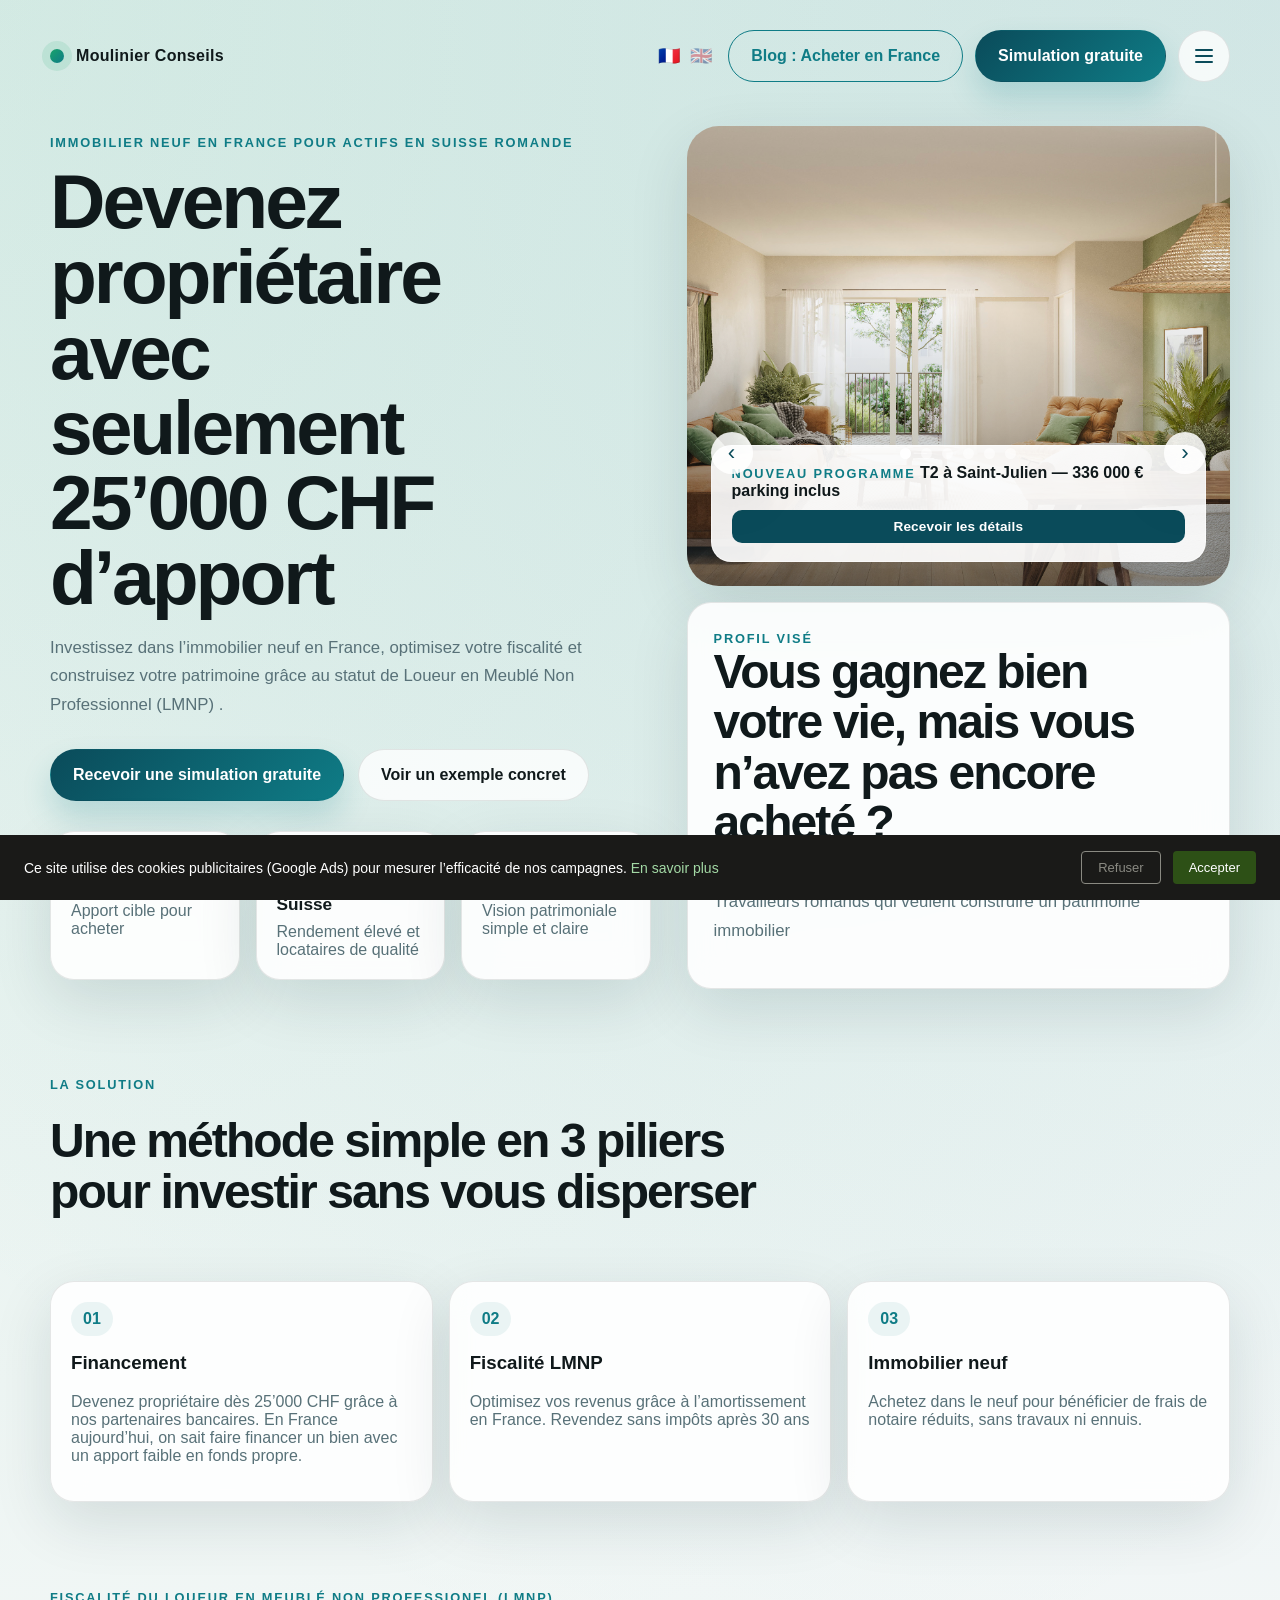
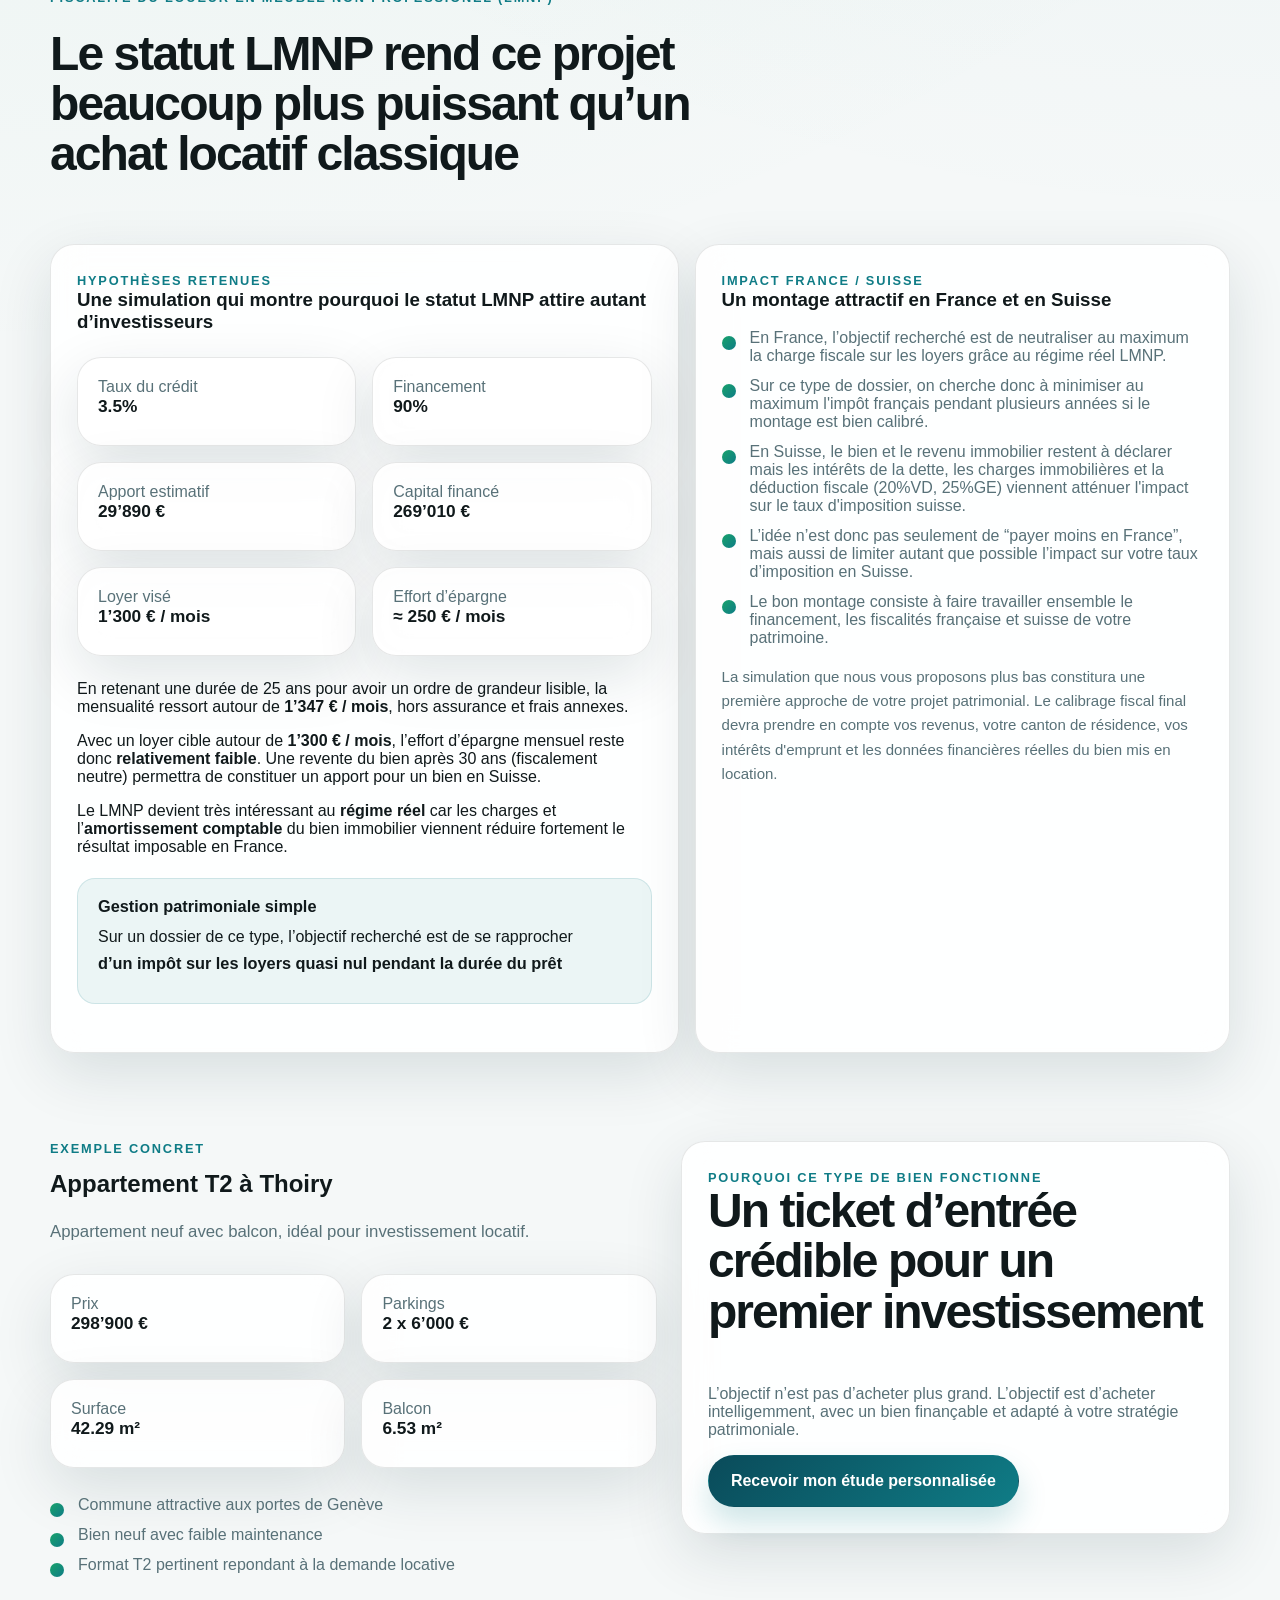
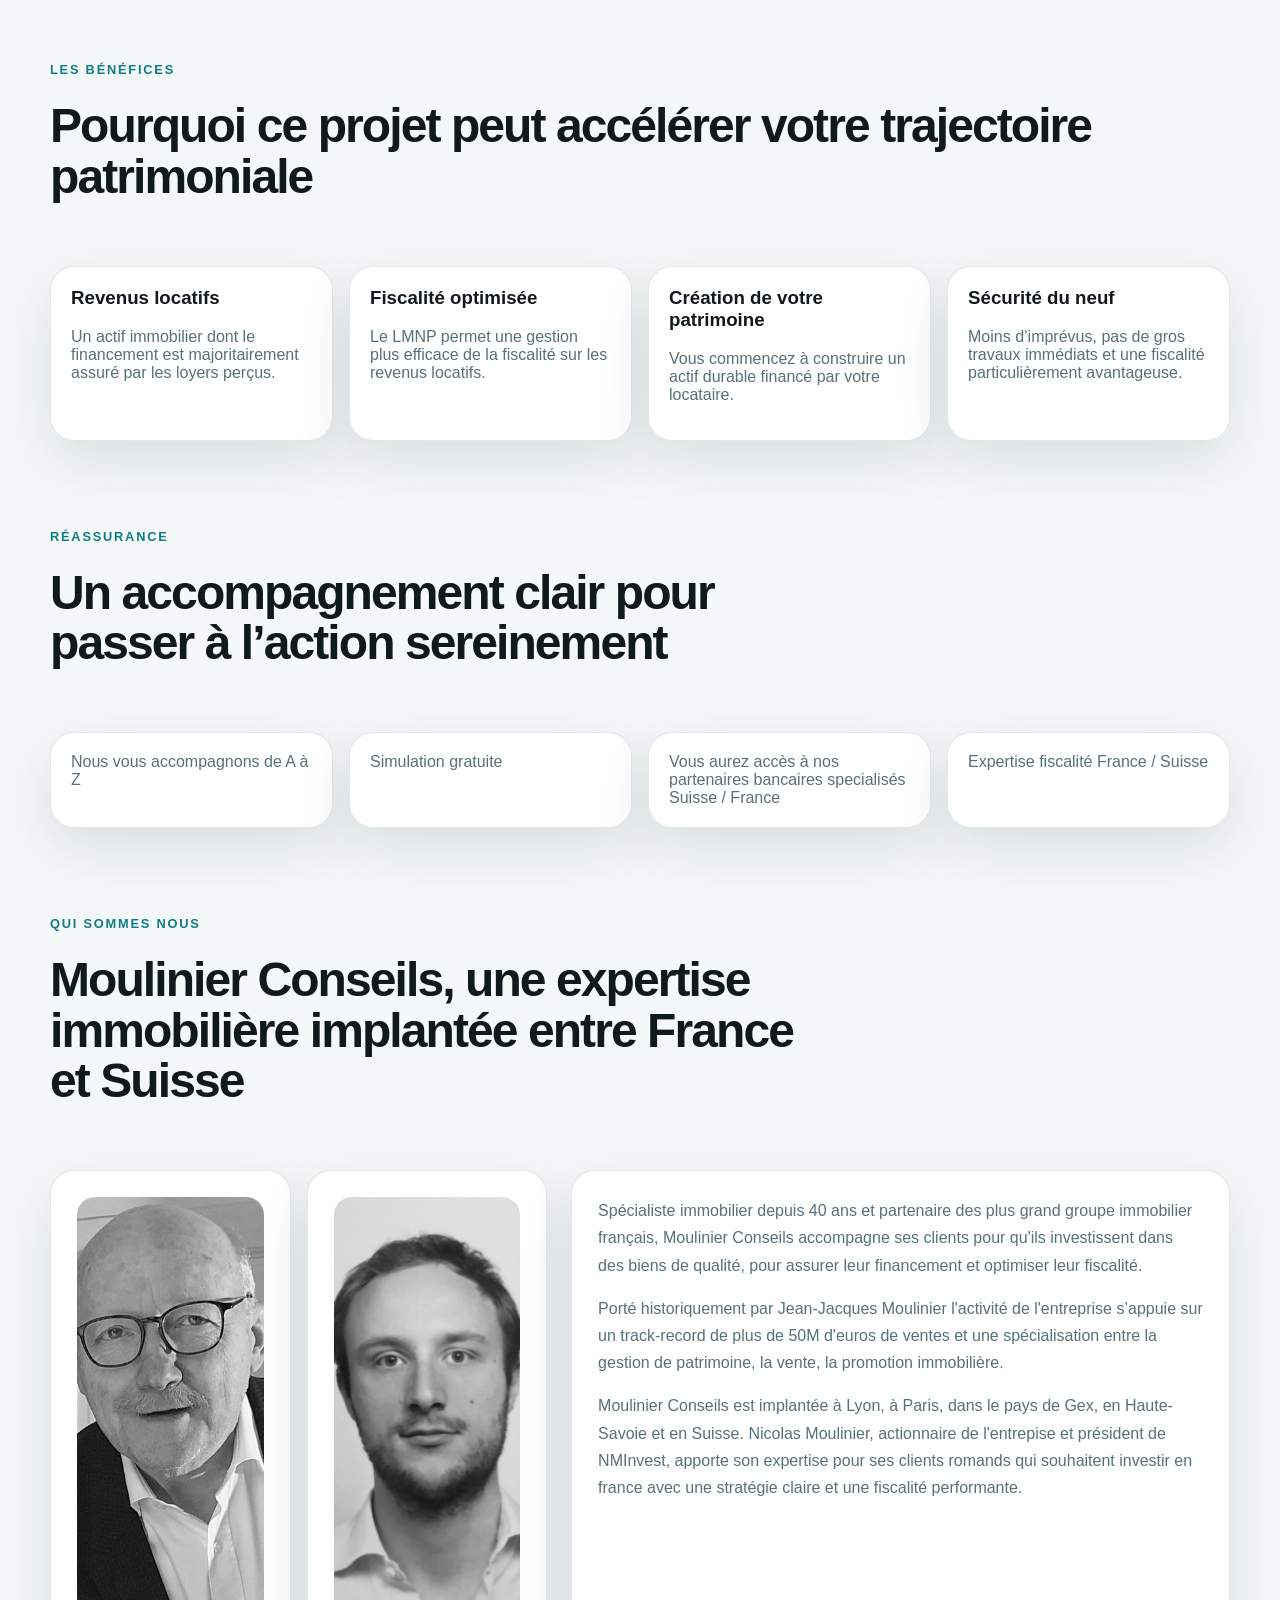
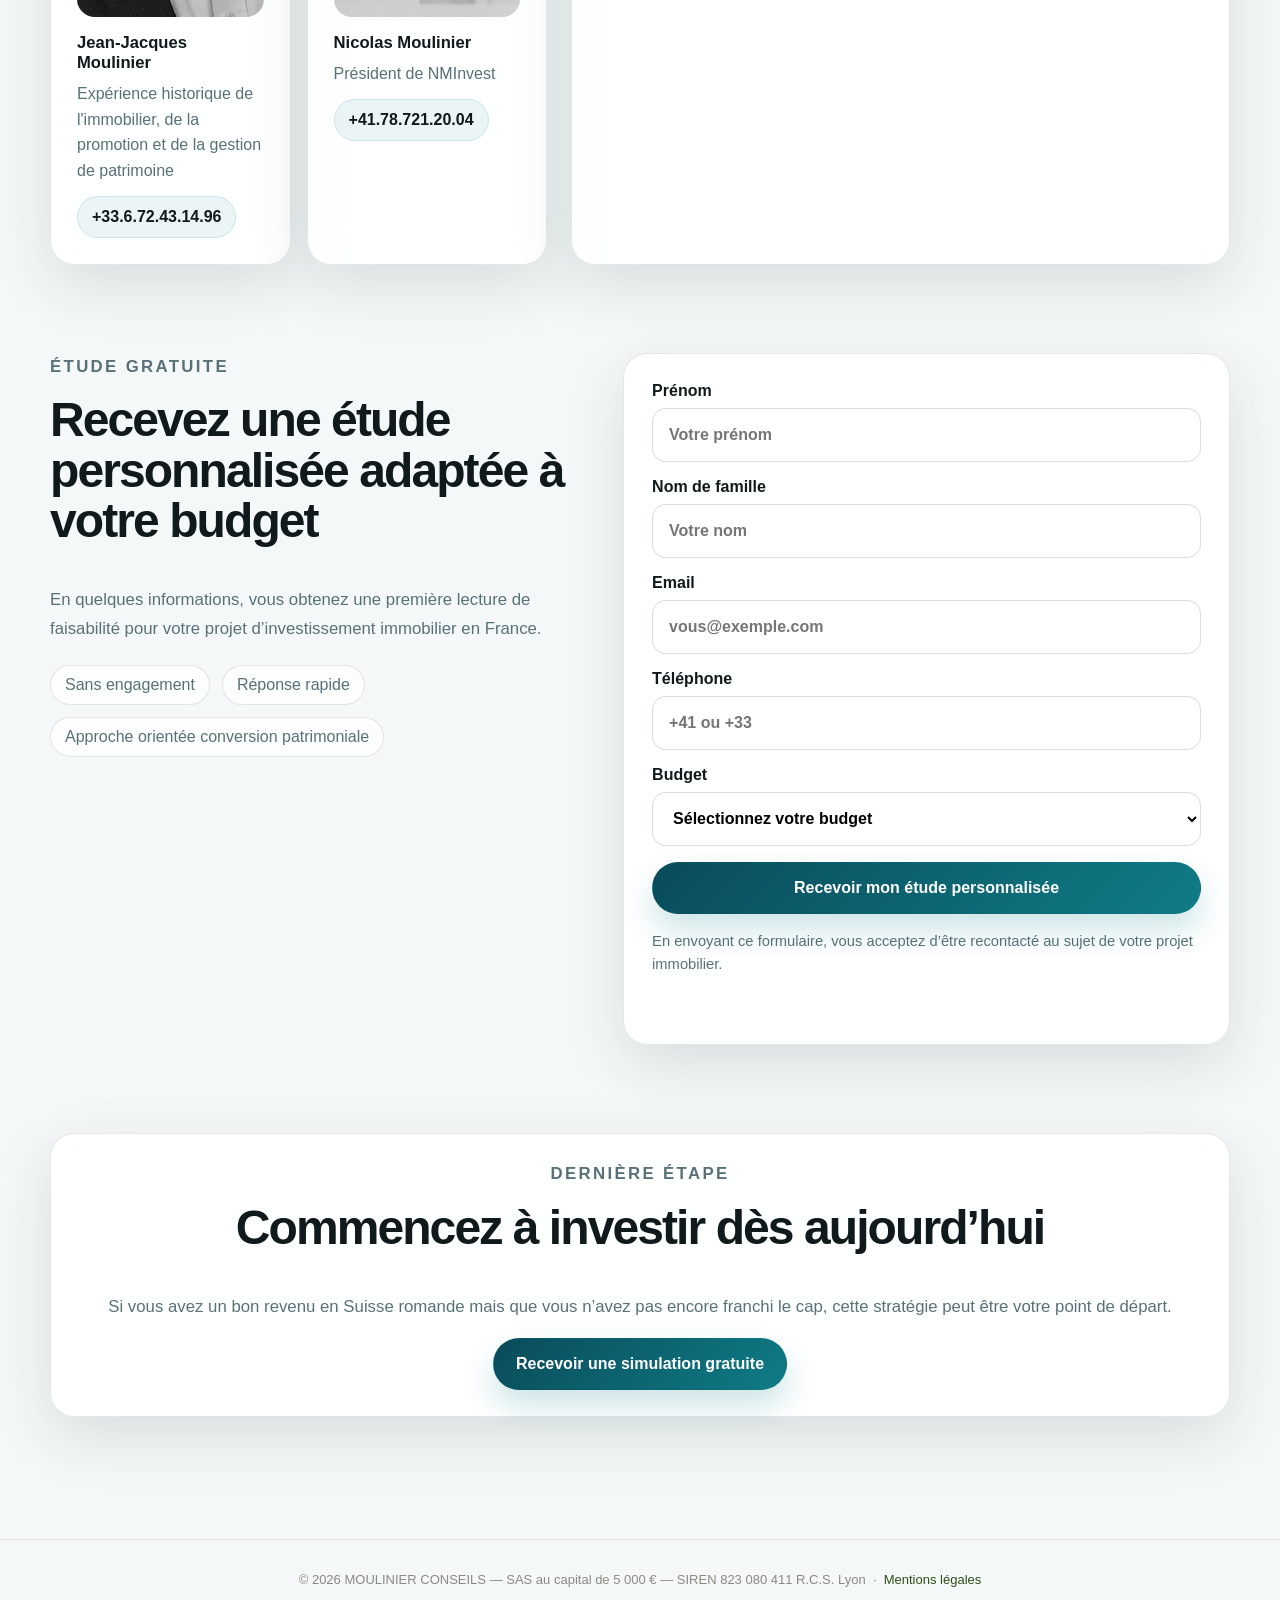
<file: index.html>
<!doctype html>
<html lang="fr">
  <head>
    <meta charset="UTF-8" />
    <meta name="viewport" content="width=device-width, initial-scale=1.0, viewport-fit=cover" />
    <title>Investissement immobilier neuf en France | Moulinier Conseils</title>
    <meta name="description" content="Investissez dans l'immobilier neuf en France dès 25 000 CHF d'apport. Accompagnement LMNP, financement et fiscalité France–Suisse pour actifs en Suisse romande. Simulation gratuite.">
    <meta name="robots" content="index,follow" />

    <!-- Open Graph -->
    <meta property="og:title" content="Investissement immobilier neuf en France | Moulinier Conseils">
    <meta property="og:description" content="Devenez propriétaire en France dès 25 000 CHF d'apport. Stratégie LMNP, financement partenaire et lecture patrimoniale France–Suisse. Étude personnalisée gratuite.">
    <meta property="og:url" content="https://moulinierconseils.com/">
    <meta property="og:type" content="website">
    <meta property="og:image" content="https://moulinierconseils.com/assets/carousel/thoiry.jpg">
    <meta property="og:locale" content="fr_FR">

    <!-- Twitter/X -->
    <meta name="twitter:card" content="summary_large_image">
    <meta name="twitter:title" content="Investissement immobilier neuf en France | Moulinier Conseils">
    <meta name="twitter:description" content="Devenez propriétaire en France dès 25 000 CHF d'apport. LMNP, financement et fiscalité France–Suisse pour résidents romands.">
    <meta name="twitter:image" content="https://moulinierconseils.com/assets/carousel/thoiry.jpg">

    <link rel="canonical" href="https://moulinierconseils.com/">
    <link rel="preload" as="image" href="./assets/thoiry-hero.jpg" />
    <link rel="stylesheet" href="./styles.css" />

    <!-- Google Consent Mode v2 — default denied until user accepts -->
    <script>
      window.dataLayer = window.dataLayer || [];
      function gtag(){dataLayer.push(arguments);}
      var _consent = localStorage.getItem('cookieConsent');
      gtag('consent', 'default', {
        'ad_storage':            _consent === 'true' ? 'granted' : 'denied',
        'analytics_storage':     _consent === 'true' ? 'granted' : 'denied',
        'ad_user_data':          _consent === 'true' ? 'granted' : 'denied',
        'ad_personalization':    _consent === 'true' ? 'granted' : 'denied',
        'wait_for_update': 500
      });
    </script>
    <script async src="https://www.googletagmanager.com/gtag/js?id=G-Z4DKR0HVZM"></script>
    <script>
      gtag('js', new Date());
      gtag('config', 'G-Z4DKR0HVZM');
      gtag('config', 'AW-18111852112');
    </script>
  </head>
  <body>
    <div class="page-shell">
      <header class="site-header">
        <a class="brand" href="#top" aria-label="Moulinier Conseils">
          <span class="brand-mark"></span>
          <span>Moulinier Conseils</span>
        </a>
        <div class="header-actions">
          <div class="lang-switcher">
            <a href="./index.html" class="lang-btn lang-btn--active" title="Français">🇫🇷</a>
            <a href="./index-en.html" class="lang-btn" title="English">🇬🇧</a>
          </div>
          <a class="header-cta header-cta--secondary" href="./article-acheter-france-salaire-suisse.html">Blog&nbsp;: Acheter en France</a>
          <a class="header-cta" href="#formulaire">Simulation gratuite</a>
          <button
            class="menu-toggle"
            type="button"
            aria-expanded="false"
            aria-controls="site-menu"
            aria-label="Ouvrir le menu"
          >
            <span></span>
            <span></span>
            <span></span>
          </button>
        </div>
      </header>

      <nav class="site-menu" id="site-menu" aria-label="Thèmes abordés">
        <a href="#solution">Financement</a>
        <a href="#fiscalite-lmnp">Fiscalité LMNP</a>
        <a href="#exemple">Exemple Thoiry</a>
        <a href="#qui-sommes-nous">Qui sommes nous</a>
        <a href="#formulaire">Étude personnalisée</a>
        <a href="./article-acheter-france-salaire-suisse.html">Blog</a>
      </nav>

      <main id="top">
        <section class="hero section">
          <div class="hero-copy">
            <p class="eyebrow">Immobilier neuf en France pour actifs en Suisse romande</p>
            <h1>Devenez propriétaire avec seulement 25’000 CHF d’apport</h1>
            <p class="hero-subtitle">
              Investissez dans l’immobilier neuf en France, optimisez votre fiscalité et construisez
              votre patrimoine grâce au statut de Loueur en Meublé Non Professionnel (LMNP) .
            </p>
            <div class="hero-actions">
              <a class="button button-primary" href="#formulaire">Recevoir une simulation gratuite</a>
              <a class="button button-secondary" href="#exemple">Voir un exemple concret</a>
            </div>
            <div class="hero-points">
              <div class="point-card">
                <strong>25’000 CHF à 30’000 CHF</strong>
                <span>Apport cible pour acheter</span>
              </div>
              <div class="point-card">
                <strong>Appartement neuf à la frontière Suisse</strong>
                <span>Rendement élevé et locataires de qualité</span>
              </div>
              <div class="point-card">
                <strong>Approche France / Suisse</strong>
                <span>Vision patrimoniale simple et claire</span>
              </div>
            </div>
          </div>

          <div class="hero-visual">
            <div class="hero-image-card carousel" aria-label="Exemples de programmes disponibles">
              <div class="carousel-track">
                <article class="carousel-slide is-active">
                  <img
                    src="./assets/StJulien.png"
                    width="1092"
                    height="729"
                    alt="Séjour du programme LUMEN à Saint-Julien-en-Genevois"
                  />
                  <div class="hero-badge">
                    <span class="badge-label">Nouveau programme</span>
                    <strong>T2 à Saint-Julien — 336 000 € parking inclus</strong>
                    <button class="carousel-cta" type="button" data-property="T2 à Saint-Julien — 336 000 € parking inclus">Recevoir les détails</button>
                  </div>
                </article>
                <article class="carousel-slide">
                  <img
                    src="./assets/carousel/ferney-t2-2.jpg"
                    width="1536"
                    height="1024"
                    alt="Exemple de programme immobilier T2 à Ferney"
                  />
                  <div class="hero-badge">
                    <span class="badge-label">Exemple disponible</span>
                    <strong>T2 à Ferney 311'500EUR</strong>
                    <button class="carousel-cta" type="button" data-property="T2 à Ferney — 311'500 EUR">Recevoir les détails</button>
                  </div>
                </article>
                <article class="carousel-slide">
                  <img
                    src="./assets/carousel/thoiry.jpg"
                    width="2714"
                    height="1256"
                    alt="Perspective du programme immobilier neuf à Thoiry"
                  />
                  <div class="hero-badge">
                    <span class="badge-label">Exemple disponible</span>
                    <strong>T2 à Thoiry 298'800EUR</strong>
                    <button class="carousel-cta" type="button" data-property="T2 à Thoiry — 298'800 EUR">Recevoir les détails</button>
                  </div>
                </article>
                <article class="carousel-slide">
                  <img
                    src="./assets/carousel/annemasse.jpg"
                    width="1536"
                    height="1024"
                    alt="Exemple de programme immobilier à Annemasse"
                  />
                  <div class="hero-badge">
                    <span class="badge-label">Exemple disponible</span>
                    <strong>T3 à Annemasse 340'900EUR</strong>
                    <button class="carousel-cta" type="button" data-property="T3 à Annemasse — 340'900 EUR">Recevoir les détails</button>
                  </div>
                </article>
                <article class="carousel-slide">
                  <img
                    src="./assets/carousel/annecy.jpg"
                    width="2902"
                    height="946"
                    alt="Exemple de programme immobilier à Annecy"
                  />
                  <div class="hero-badge">
                    <span class="badge-label">Exemple disponible</span>
                    <strong>T2 à Annecy 341'000EUR</strong>
                    <button class="carousel-cta" type="button" data-property="T2 à Annecy — 341'000 EUR">Recevoir les détails</button>
                  </div>
                </article>
                <article class="carousel-slide">
                  <img
                    src="./assets/carousel/ferney.jpg"
                    width="1536"
                    height="1024"
                    alt="Exemple de programme immobilier à Ferney"
                  />
                  <div class="hero-badge">
                    <span class="badge-label">Encore disponible</span>
                    <strong>T2 Jardin à Ferney 360'000EUR</strong>
                    <button class="carousel-cta" type="button" data-property="T2 Jardin à Ferney — 360'000 EUR">Recevoir les détails</button>
                  </div>
                </article>
              </div>
              <div class="carousel-controls" aria-label="Navigation du carrousel">
                <button class="carousel-button" type="button" data-direction="prev" aria-label="Voir l'exemple précédent">
                  ‹
                </button>
                <div class="carousel-dots" role="tablist" aria-label="Choix de ville">
                  <button class="carousel-dot is-active" type="button" data-slide="0" aria-label="Voir Saint-Julien"></button>
                  <button class="carousel-dot" type="button" data-slide="1" aria-label="Voir Ferney T2"></button>
                  <button class="carousel-dot" type="button" data-slide="2" aria-label="Voir Thoiry"></button>
                  <button class="carousel-dot" type="button" data-slide="3" aria-label="Voir Annemasse"></button>
                  <button class="carousel-dot" type="button" data-slide="4" aria-label="Voir Annecy"></button>
                  <button class="carousel-dot" type="button" data-slide="5" aria-label="Voir Ferney"></button>
                </div>
                <button class="carousel-button" type="button" data-direction="next" aria-label="Voir l'exemple suivant">
                  ›
                </button>
              </div>
            </div>
            <aside class="hero-side-card">
              <span class="kicker">Profil visé</span>
              <h2>Vous gagnez bien votre vie, mais vous n’avez pas encore acheté ?</h2>
              <p>Travailleurs romands qui veulent construire un patrimoine immobilier</p>
            </aside>
          </div>
        </section>

        <section class="section section-solution" id="solution">
          <div class="section-heading narrow">
            <p class="eyebrow">La solution</p>
            <h2>Une méthode simple en 3 piliers pour investir sans vous disperser</h2>
          </div>
          <div class="pillar-grid">
            <article class="pillar-card">
              <span class="pillar-number">01</span>
              <h3>Financement</h3>
              <p>Devenez propriétaire dès 25’000 CHF grâce à nos partenaires bancaires. En France aujourd’hui, on sait faire financer un bien avec un apport faible en fonds propre.</p>
            </article>
            <article class="pillar-card">
              <span class="pillar-number">02</span>
              <h3>Fiscalité LMNP</h3>
              <p>Optimisez vos revenus grâce à l’amortissement en France. Revendez sans impôts après 30 ans</p>
            </article>
            <article class="pillar-card">
              <span class="pillar-number">03</span>
              <h3>Immobilier neuf</h3>
              <p>Achetez dans le neuf pour bénéficier de frais de notaire réduits, sans travaux ni ennuis.</p>
            </article>
          </div>
        </section>

        <section class="section section-lmnp" id="fiscalite-lmnp">
          <div class="section-heading narrow">
            <p class="eyebrow">Fiscalité du Loueur en Meublé Non Professionel (LMNP)</p>
            <h2>Le statut LMNP rend ce projet beaucoup plus puissant qu’un achat locatif classique</h2>
          </div>
          <div class="lmnp-grid">
            <article class="lmnp-card">
              <span class="kicker">Hypothèses retenues</span>
              <h3>Une simulation qui montre pourquoi le statut LMNP attire autant d’investisseurs</h3>
              <div class="lmnp-stats">
                <div class="stat-card">
                  <span>Taux du crédit</span>
                  <strong>3.5%</strong>
                </div>
                <div class="stat-card">
                  <span>Financement</span>
                  <strong>90%</strong>
                </div>
                <div class="stat-card">
                  <span>Apport estimatif</span>
                  <strong>29’890 €</strong>
                </div>
                <div class="stat-card">
                  <span>Capital financé</span>
                  <strong>269’010 €</strong>
                </div>
                <div class="stat-card">
                  <span>Loyer visé</span>
                  <strong>1’300 € / mois</strong>
                </div>
                <div class="stat-card">
                  <span>Effort d’épargne</span>
                  <strong> ≈ 250 € / mois</strong>
                </div>
              </div>
              <p>
                En retenant une durée de 25 ans pour avoir un ordre de grandeur lisible, la mensualité
                ressort autour de <strong>1’347 € / mois</strong>, hors assurance et frais annexes.
              </p>
              <p>
                Avec un loyer cible autour de <strong>1’300 € / mois</strong>, l’effort d’épargne
                mensuel reste donc <strong> relativement faible</strong>. Une revente du bien après 30 ans (fiscalement neutre)
                permettra de constituer un apport pour un bien en Suisse. 
              </p>
              <p>
                Le LMNP devient très intéressant au <strong>régime réel</strong> car les charges
                et l’<strong>amortissement comptable</strong> du bien immobilier viennent réduire fortement le
                résultat imposable en France.
              </p>
              <div class="lmnp-highlight">
                <strong>Gestion patrimoniale simple</strong>
                <p>
                  Sur un dossier de ce type, l’objectif recherché est de se rapprocher
                  <strong> d’un impôt sur les loyers quasi nul pendant la durée du prêt</strong>
                </p>
              </div>
            </article>
            <article class="lmnp-card">
              <span class="kicker">Impact France / Suisse</span>
              <h3>Un montage attractif en France et en Suisse</h3>
              <ul class="check-list" aria-label="Impact fiscal LMNP">
                <li>En France, l’objectif recherché est de neutraliser au maximum la charge fiscale sur les loyers grâce au régime réel LMNP.</li>
                <li>Sur ce type de dossier, on cherche donc à minimiser au maximum l'impôt français pendant plusieurs années si le montage est bien calibré.</li>
                <li>En Suisse, le bien et le revenu immobilier restent à déclarer mais les intérêts de la dette, les charges immobilières et la déduction fiscale (20%VD, 25%GE) viennent atténuer l'impact sur le taux d'imposition suisse.</li>
                <li>L’idée n’est donc pas seulement de “payer moins en France”, mais aussi de limiter autant que possible l’impact sur votre taux d’imposition en Suisse.</li>
                <li>Le bon montage consiste à faire travailler ensemble le financement, les fiscalités française et suisse de votre patrimoine.</li>
              </ul>
              <br>
              <p class="lmnp-note">
                La simulation que nous vous proposons plus bas constitura une première approche de votre projet patrimonial. Le calibrage fiscal final devra
                prendre en compte vos revenus, votre canton de résidence, vos intérêts d'emprunt 
                et les données financières réelles du bien mis en location.
              </p>
            </article>
          </div>
        </section>

        <section class="section section-example" id="exemple">
          <div class="example-copy">
            <p class="eyebrow">Exemple concret</p>
            <h2>Appartement T2 à Thoiry</h2>
            <p class="example-lead">
              Appartement neuf avec balcon, idéal pour investissement locatif.
            </p>
            <div class="example-stats">
              <div class="stat-card">
                <span>Prix</span>
                <strong>298’900 €</strong>
              </div>
              <div class="stat-card">
                <span>Parkings</span>
                <strong>2 x 6’000 €</strong>
              </div>
              <div class="stat-card">
                <span>Surface</span>
                <strong>42.29 m²</strong>
              </div>
              <div class="stat-card">
                <span>Balcon</span>
                <strong>6.53 m²</strong>
              </div>
            </div>
            <ul class="check-list" aria-label="Points forts du bien">
              <li>Commune attractive aux portes de Genève</li>
              <li>Bien neuf avec faible maintenance</li>
              <li>Format T2 pertinent repondant à la demande locative</li>
            </ul>
          </div>
          <div class="example-highlight">
            <div class="highlight-panel">
              <span class="kicker">Pourquoi ce type de bien fonctionne</span>
              <h3>Un ticket d’entrée crédible pour un premier investissement</h3>
              <p>
                L’objectif n’est pas d’acheter plus grand. L’objectif est d’acheter intelligemment,
                avec un bien finançable et adapté à votre stratégie patrimoniale.
              </p>
              <a class="button button-primary" href="#formulaire">Recevoir mon étude personnalisée</a>
            </div>
          </div>
        </section>

        <section class="section section-benefits">
          <div class="section-heading">
            <p class="eyebrow">Les bénéfices</p>
            <h2>Pourquoi ce projet peut accélérer votre trajectoire patrimoniale</h2>
          </div>
          <div class="benefit-grid">
            <article class="benefit-card">
              <h3>Revenus locatifs</h3>
              <p>
                Un actif immobilier dont le financement est majoritairement assuré par les loyers perçus.
              </p>
            </article>
            <article class="benefit-card">
              <h3>Fiscalité optimisée</h3>
              <p>Le LMNP permet une gestion plus efficace de la fiscalité sur les revenus locatifs.</p>
            </article>
            <article class="benefit-card">
              <h3>Création de votre patrimoine</h3>
              <p>Vous commencez à construire un actif durable financé par votre locataire.</p>
            </article>
            <article class="benefit-card">
              <h3>Sécurité du neuf</h3>
              <p>
                Moins d’imprévus, pas de gros travaux immédiats et une fiscalité particulièrement avantageuse.
              </p>
            </article>
          </div>
        </section>

        <section class="section section-trust">
          <div class="section-heading narrow">
            <p class="eyebrow">Réassurance</p>
            <h2>Un accompagnement clair pour passer à l’action sereinement</h2>
          </div>
          <div class="trust-grid">
            <div class="trust-item">Nous vous accompagnons de A à Z</div>
            <div class="trust-item">Simulation gratuite</div>
            <div class="trust-item">Vous aurez accès à nos partenaires bancaires specialisés Suisse / France</div>
            <div class="trust-item">Expertise fiscalité France / Suisse</div>
          </div>
        </section>

        <section class="section section-about" id="qui-sommes-nous">
          <div class="section-heading narrow">
            <p class="eyebrow">Qui sommes nous</p>
            <h2>Moulinier Conseils, une expertise immobilière implantée entre France et Suisse</h2>
          </div>
          <div class="about-layout">
            <div class="about-portraits" aria-label="Portraits de l'équipe Moulinier Conseils">
              <figure class="portrait-card">
                <img
                  src="./assets/JJ.jpg"
                  width="540"
                  height="660"
                  alt="Portrait de JJ Moulinier"
                />
                <figcaption>
                  <strong>Jean-Jacques Moulinier</strong>
                  <span>Expérience historique de l'immobilier, de la promotion et de la gestion de patrimoine</span>
                  <a class="portrait-phone" href="tel:+33672431496">+33.6.72.43.14.96</a>
                </figcaption>
              </figure>
              <figure class="portrait-card">
                <img
                  src="./assets/Nico.jpg"
                  width="540"
                  height="660"
                  alt="Portrait de Nicolas Moulinier"
                />
                <figcaption>
                  <strong>Nicolas Moulinier</strong>
                  <span>Président de NMInvest </span>
                  <a class="portrait-phone" href="tel:+41787212004">+41.78.721.20.04</a>
                </figcaption>
              </figure>
            </div>

            <div class="about-card">
              <p>
                Spécialiste immobilier depuis 40 ans et partenaire des plus grand groupe immobilier français, 
                Moulinier Conseils accompagne ses clients pour
                qu'ils investissent dans des biens de qualité, pour assurer leur financement et 
                optimiser leur fiscalité.
              </p>
              <p>
                Porté historiquement par Jean-Jacques Moulinier l'activité de l'entreprise
                s’appuie sur un track-record de plus de 50M d'euros de ventes et une spécialisation entre 
                la gestion de patrimoine, la vente, la promotion immobilière. 
              </p>
              <p>
                Moulinier Conseils est implantée à Lyon, à Paris, dans le pays de Gex, en Haute-Savoie et en Suisse. Nicolas Moulinier, actionnaire de l'entrepise et président de NMInvest, apporte son expertise pour ses clients romands qui souhaitent investir en france avec une
                stratégie claire et une fiscalité performante.
              </p>
            </div>
          </div>
        </section>

        <section class="section section-form" id="formulaire">
          <div class="form-wrap">
            <div class="form-copy">
              <p class="eyebrow">Étude gratuite</p>
              <h2>Recevez une étude personnalisée adaptée à votre budget</h2>
              <p>
                En quelques informations, vous obtenez une première lecture de faisabilité pour votre
                projet d’investissement immobilier en France.
              </p>
              <div class="mini-proof">
                <span>Sans engagement</span>
                <span>Réponse rapide</span>
                <span>Approche orientée conversion patrimoniale</span>
              </div>
            </div>

            <form class="lead-form" id="lead-form" novalidate>
              <label>
                <span>Prénom</span>
                <input type="text" name="prenom" autocomplete="given-name" placeholder="Votre prénom" required />
              </label>
              <label>
                <span>Nom de famille</span>
                <input type="text" name="nom" autocomplete="family-name" placeholder="Votre nom" required />
              </label>
              <label>
                <span>Email</span>
                <input type="email" name="email" autocomplete="email" placeholder="vous@exemple.com" required />
              </label>
              <label>
                <span>Téléphone</span>
                <input type="tel" name="telephone" autocomplete="tel" placeholder="+41 ou +33" required />
              </label>
              <label>
                <span>Budget</span>
                <select name="budget" required>
                  <option value="">Sélectionnez votre budget</option>
                  <option>25’000 CHF d’apport</option>
                  <option>50’000 CHF d’apport</option>
                  <option>100’000 CHF et plus</option>
                </select>
              </label>
              <button class="button button-primary button-block submit-button" type="submit">
                <span class="button-label">Recevoir mon étude personnalisée</span>
                <span class="button-loading" aria-hidden="true">
                  <span class="spinner"></span>
                  <span>Envoi en cours...</span>
                </span>
              </button>
              <p class="form-note">
                En envoyant ce formulaire, vous acceptez d’être recontacté au sujet de votre projet
                immobilier.
              </p>
              <p class="form-success" id="form-success" role="status" aria-live="polite"></p>
            </form>
          </div>
        </section>

        <section class="section section-final-cta">
          <div class="final-cta-card">
            <p class="eyebrow">Dernière étape</p>
            <h2>Commencez à investir dès aujourd’hui</h2>
            <p>
              Si vous avez un bon revenu en Suisse romande mais que vous n’avez pas encore franchi le
              cap, cette stratégie peut être votre point de départ.
            </p>
            <a class="button button-primary" href="#formulaire">Recevoir une simulation gratuite</a>
          </div>
        </section>
      </main>
    </div>

    <footer style="text-align:center;padding:2rem 1rem;font-size:13px;color:#8a8a82;border-top:1px solid #e0e0d8;margin-top:2rem;">
      &copy; 2026 MOULINIER CONSEILS &mdash; SAS au capital de 5 000 &euro; &mdash; SIREN 823 080 411 R.C.S. Lyon
      &nbsp;&middot;&nbsp;
      <a href="./mentions-legales.html" style="color:#2d5016;">Mentions légales</a>
    </footer>

    <!-- Cookie consent banner -->
    <div id="cookie-banner" style="display:none;position:fixed;bottom:0;left:0;right:0;background:#1a1a18;color:#fff;padding:1rem 1.5rem;z-index:9999;flex-wrap:wrap;align-items:center;gap:1rem;justify-content:space-between;">
      <p style="margin:0;font-size:14px;flex:1;min-width:200px;">
        Ce site utilise des cookies publicitaires (Google Ads) pour mesurer l&rsquo;efficacité de nos campagnes.
        <a href="./mentions-legales.html" style="color:#a3d9a5;">En savoir plus</a>
      </p>
      <div style="display:flex;gap:0.75rem;flex-shrink:0;">
        <button onclick="setCookieConsent(false)" style="background:transparent;border:1px solid #8a8a82;color:#8a8a82;padding:8px 16px;border-radius:4px;cursor:pointer;font-size:13px;">Refuser</button>
        <button onclick="setCookieConsent(true)" style="background:#2d5016;border:none;color:#fff;padding:8px 16px;border-radius:4px;cursor:pointer;font-size:13px;">Accepter</button>
      </div>
    </div>

    <!-- Modale rapide carrousel -->
    <div id="quick-modal" class="quick-modal" hidden role="dialog" aria-modal="true" aria-labelledby="quick-modal-title">
      <div class="quick-modal-backdrop"></div>
      <div class="quick-modal-card">
        <button class="quick-modal-close" type="button" aria-label="Fermer">×</button>
        <p class="eyebrow">Recevoir les détails</p>
        <h3 id="quick-modal-title"></h3>
        <form id="quick-form" novalidate>
          <label>
            <span>Prénom</span>
            <input type="text" name="prenom" placeholder="Votre prénom" required />
          </label>
          <label>
            <span>Téléphone ou email</span>
            <input type="text" name="contact" placeholder="+41 ou vous@exemple.com" required />
          </label>
          <button class="button button-primary button-block submit-button" type="submit">
            <span class="button-label">Recevoir les détails</span>
            <span class="button-loading" aria-hidden="true"><span class="spinner"></span><span>Envoi...</span></span>
          </button>
          <p class="quick-form-note">Réponse sous 24h, sans engagement.</p>
        </form>
        <p class="quick-form-success" id="quick-form-success" hidden></p>
      </div>
    </div>

    <script src="./app.js"></script>
  <script type="application/ld+json">
[
  {
    "@context": "https://schema.org",
    "@type": "RealEstateAgent",
    "name": "Moulinier Conseils",
    "url": "https://moulinierconseils.com",
    "logo": "https://moulinierconseils.com/assets/JJ.jpg",
    "description": "Spécialiste en investissement immobilier neuf en France pour actifs en Suisse romande. Accompagnement LMNP, financement et optimisation fiscale France–Suisse depuis 40 ans.",
    "foundingDate": "1984",
    "areaServed": [
      "Pays de Gex", "Ferney-Voltaire", "Thoiry", "Annemasse", "Annecy", "Suisse romande"
    ],
    "address": {
      "@type": "PostalAddress",
      "addressCountry": "FR",
      "addressRegion": "Ain"
    },
    "contactPoint": [
      {
        "@type": "ContactPoint",
        "telephone": "+33-6-72-43-14-96",
        "contactType": "sales",
        "name": "Jean-Jacques Moulinier"
      },
      {
        "@type": "ContactPoint",
        "telephone": "+41-78-721-20-04",
        "contactType": "sales",
        "name": "Nicolas Moulinier"
      }
    ],
    "employee": [
      {
        "@type": "Person",
        "name": "Jean-Jacques Moulinier",
        "jobTitle": "Fondateur — Vente, promotion et marchand de biens",
        "telephone": "+33672431496"
      },
      {
        "@type": "Person",
        "name": "Nicolas Moulinier",
        "jobTitle": "Conseil en investissement immobilier",
        "telephone": "+41787212004"
      }
    ],
    "sameAs": []
  },
  {
    "@context": "https://schema.org",
    "@type": "FAQPage",
    "mainEntity": [
      {
        "@type": "Question",
        "name": "Quel apport minimum faut-il pour investir en immobilier neuf en France depuis la Suisse ?",
        "acceptedAnswer": {
          "@type": "Answer",
          "text": "Grâce à nos partenaires bancaires, il est possible de devenir propriétaire en France avec un apport de 25 000 à 30 000 CHF. Le financement peut couvrir jusqu'à 90 % du prix d'acquisition."
        }
      },
      {
        "@type": "Question",
        "name": "Qu'est-ce que le statut LMNP et pourquoi est-il avantageux pour un résident suisse ?",
        "acceptedAnswer": {
          "@type": "Answer",
          "text": "Le statut de Loueur en Meublé Non Professionnel (LMNP) au régime réel permet de déduire les charges et l'amortissement comptable du bien, réduisant fortement le revenu imposable en France, souvent à zéro pendant la durée du prêt. Côté suisse, les intérêts d'emprunt et charges viennent atténuer l'impact sur votre taux d'imposition cantonal. De plus la suisse prevoit un abattement sur vos loyers."
        }
      },
      {
        "@type": "Question",
        "name": "Peut-on obtenir un crédit immobilier en France en étant résident suisse ?",
        "acceptedAnswer": {
          "@type": "Answer",
          "text": "Oui. Moulinier Conseils travaille avec des partenaires bancaires spécialisés dans le financement des non-résidents fiscaux français. Un bon dossier avec un revenu suisse stable permet généralement d'obtenir un financement à 90 %."
        }
      },
      {
        "@type": "Question",
        "name": "Dans quelles villes proposez-vous des programmes immobiliers neufs ?",
        "acceptedAnswer": {
          "@type": "Answer",
          "text": "Nous proposons des programmes à Thoiry, Ferney-Voltaire, Annemasse ,Annecy, Lyon et dans les stations de skis françaises — toutes situées à proximité de la frontière suisse avec une forte demande locative de la part de travailleurs frontaliers."
        }
      },
      {
        "@type": "Question",
        "name": "Combien de temps dure l'accompagnement ?",
        "acceptedAnswer": {
          "@type": "Answer",
          "text": "Moulinier Conseils vous accompagne de A à Z : simulation gratuite, sélection du programme, mise en relation avec les partenaires bancaires, optimisation fiscale LMNP et suivi patrimonial sur la durée."
        }
      },
      {
        "@type": "Question",
        "name": "Faut-il déclarer un bien immobilier français dans sa déclaration d'impôts suisse ?",
        "acceptedAnswer": {
          "@type": "Answer",
          "text": "Oui. En Suisse, le bien et les revenus locatifs doivent être déclarés, mais les intérêts de dette, les charges immobilières et la déduction forfaitaire (20 % en VD, 25 % en GE) viennent réduire l'impact sur votre taux d'imposition cantonal."
        }
      },
      {
        "@type": "Question",
        "name": "Comment obtenir une simulation gratuite ?",
        "acceptedAnswer": {
          "@type": "Answer",
          "text": "Remplissez le formulaire sur moulinierconseils.com en indiquant votre budget et votre objectif. Nicolas Moulinier vous recontacte rapidement avec une première lecture de faisabilité personnalisée, sans engagement."
        }
      }
    ]
  }
]
  </script>
  <script>
    (function() {
      var consent = localStorage.getItem('cookieConsent');
      if (consent === null) {
        document.getElementById('cookie-banner').style.display = 'flex';
      }
    })();

    function setCookieConsent(accepted) {
      localStorage.setItem('cookieConsent', accepted);
      document.getElementById('cookie-banner').style.display = 'none';
      var state = accepted ? 'granted' : 'denied';
      gtag('consent', 'update', {
        'ad_storage':         state,
        'analytics_storage':  state,
        'ad_user_data':       state,
        'ad_personalization': state
      });
    }

    window.__resetCookieConsent = function() {
      localStorage.removeItem('cookieConsent');
      document.getElementById('cookie-banner').style.display = 'flex';
    };
  </script>
  </body>
</html>
</file>
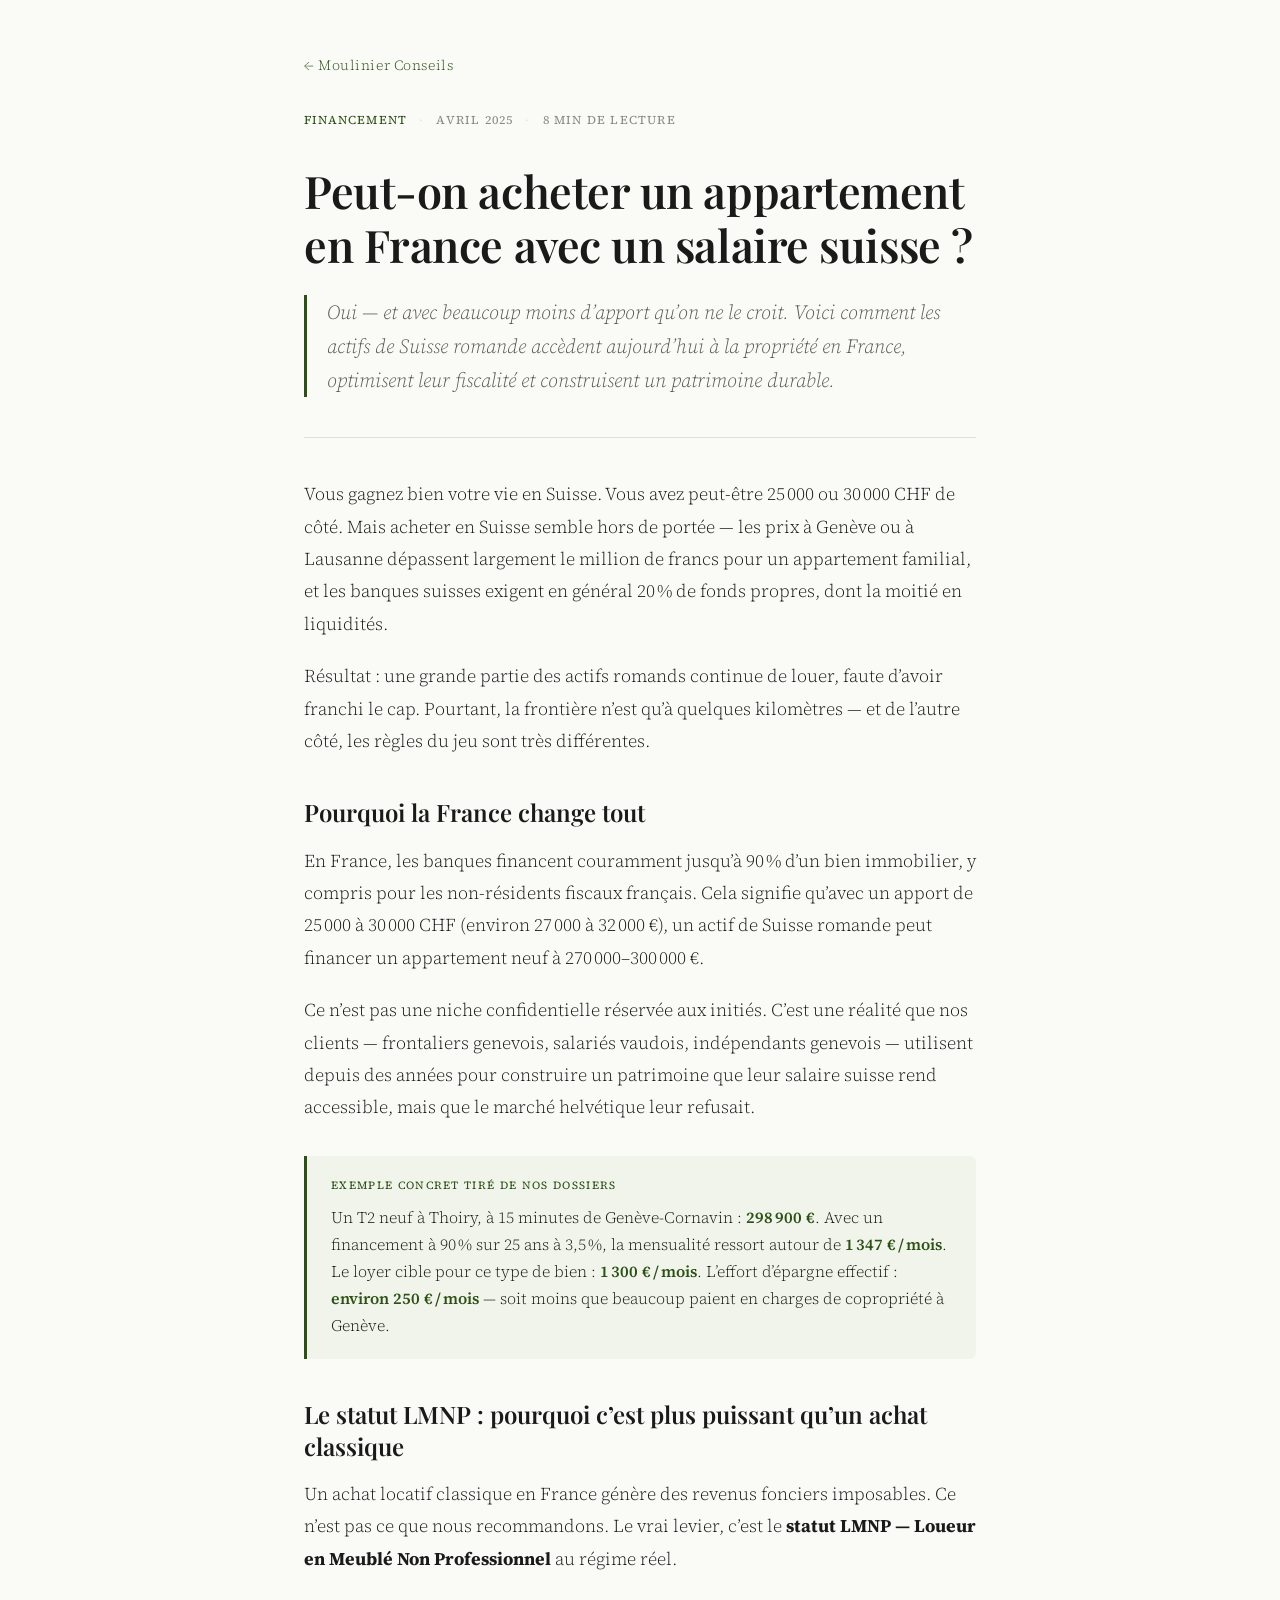
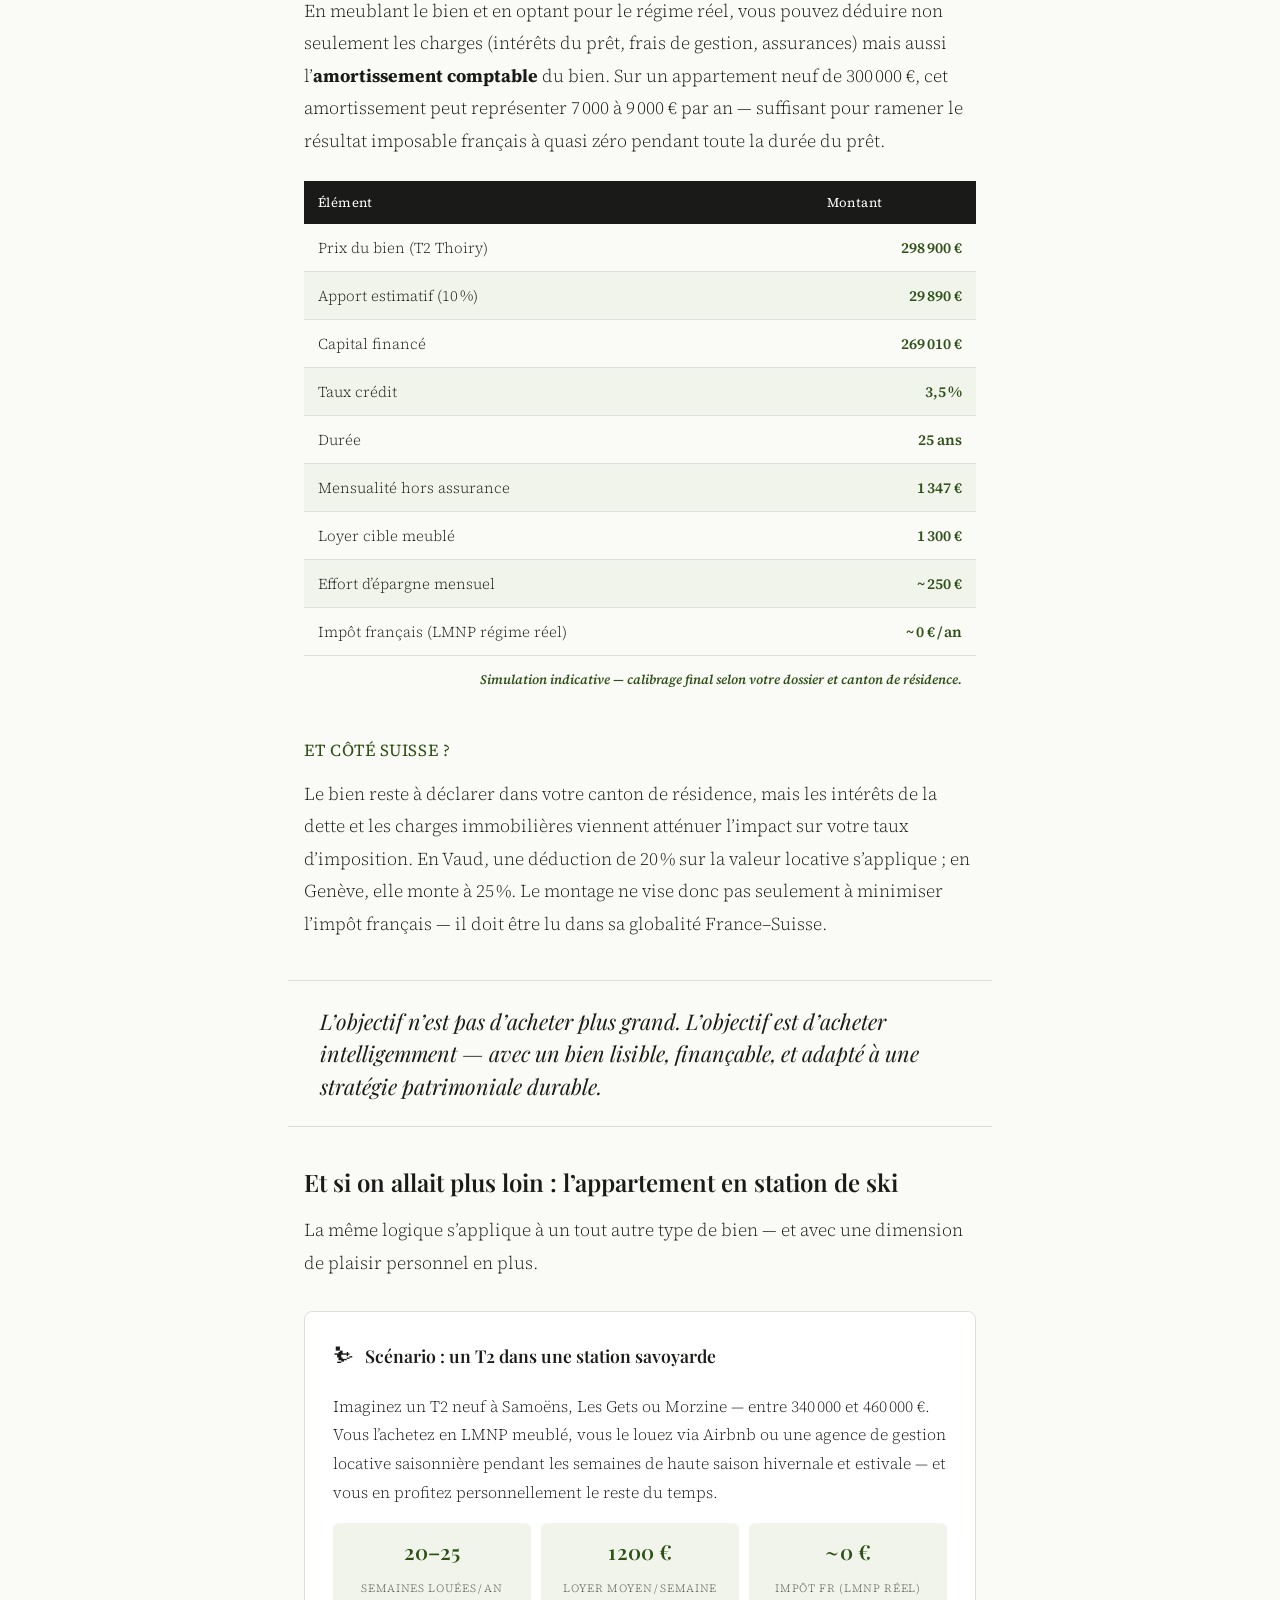
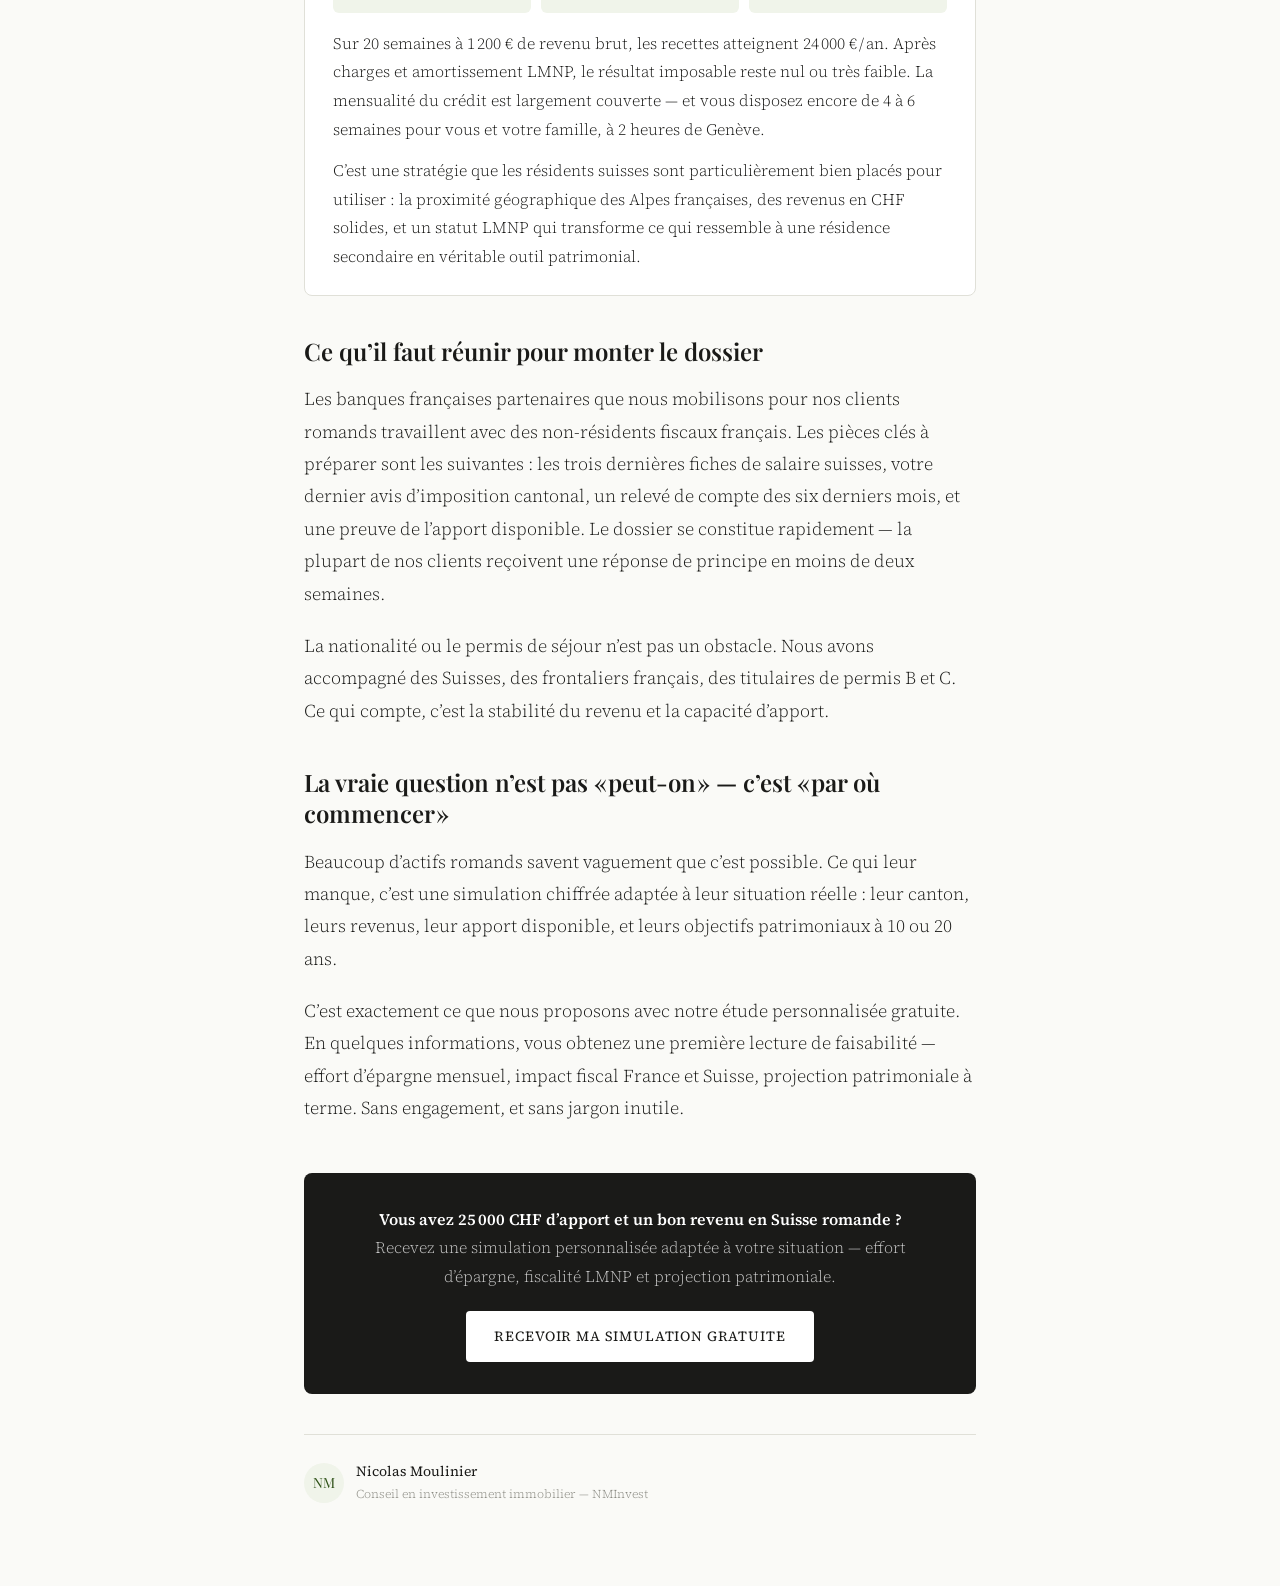
<file: article-acheter-france-salaire-suisse.html>
<!DOCTYPE html>
<html lang="fr">
<head>
  <meta charset="UTF-8">
  <title>Peut-on acheter un appartement en France avec un salaire suisse ? | Moulinier Conseils</title>
  <meta name="description" content="Oui â et avec seulement 25 000 CHF d'apport. On vous explique comment les actifs de Suisse romande peuvent financer un bien neuf en France, optimiser leur fiscalitÃ© LMNP et mÃªme s'offrir un pied-Ã -terre en station de ski.">
  <meta name="robots" content="index, follow">
  <link rel="canonical" href="https://moulinierconseils.com/blog/acheter-france-salaire-suisse">
  <style>
    @import url('https://fonts.googleapis.com/css2?family=Playfair+Display:wght@400;600&family=Source+Serif+4:ital,wght@0,300;0,400;1,300&display=swap');

    *, *::before, *::after { box-sizing: border-box; margin: 0; padding: 0; }

    :root {
      --text: #1a1a18;
      --muted: #5a5a54;
      --light: #8a8a82;
      --accent: #2d5016;
      --accent-light: #f0f4ea;
      --rule: #e0e0d8;
      --bg: #fafaf7;
      --white: #ffffff;
      --max: 720px;
    }

    body {
      font-family: 'Source Serif 4', Georgia, serif;
      font-weight: 300;
      background: var(--bg);
      color: var(--text);
      font-size: 18px;
      line-height: 1.8;
    }

    .article-wrap {
      max-width: var(--max);
      margin: 0 auto;
      padding: 3rem 1.5rem 5rem;
    }

    .article-meta {
      display: flex;
      align-items: center;
      gap: 12px;
      margin-bottom: 2rem;
      font-size: 12px;
      letter-spacing: .1em;
      text-transform: uppercase;
      color: var(--light);
      font-family: 'Source Serif 4', serif;
      font-weight: 400;
    }
    .article-meta .dot { color: var(--rule); }
    .article-category {
      color: var(--accent);
      font-weight: 400;
    }

    h1 {
      font-family: 'Playfair Display', Georgia, serif;
      font-weight: 600;
      font-size: clamp(2rem, 5vw, 2.8rem);
      line-height: 1.2;
      color: var(--text);
      margin-bottom: 1.5rem;
      letter-spacing: -.01em;
    }

    .article-intro {
      font-size: 20px;
      font-weight: 300;
      font-style: italic;
      color: var(--muted);
      border-left: 3px solid var(--accent);
      padding-left: 1.25rem;
      margin-bottom: 2.5rem;
      line-height: 1.7;
    }

    hr.section-rule {
      border: none;
      border-top: 1px solid var(--rule);
      margin: 2.5rem 0;
    }

    h2 {
      font-family: 'Playfair Display', Georgia, serif;
      font-weight: 600;
      font-size: 1.5rem;
      color: var(--text);
      margin: 2.5rem 0 1rem;
      line-height: 1.3;
    }

    h3 {
      font-family: 'Source Serif 4', serif;
      font-weight: 400;
      font-size: 1.05rem;
      letter-spacing: .04em;
      text-transform: uppercase;
      color: var(--accent);
      margin: 2rem 0 .75rem;
    }

    p {
      margin-bottom: 1.25rem;
      color: var(--text);
    }

    .callout {
      background: var(--accent-light);
      border-left: 3px solid var(--accent);
      border-radius: 0 6px 6px 0;
      padding: 1.25rem 1.5rem;
      margin: 2rem 0;
    }
    .callout-label {
      font-size: 11px;
      letter-spacing: .12em;
      text-transform: uppercase;
      color: var(--accent);
      font-weight: 400;
      margin-bottom: .5rem;
    }
    .callout p {
      font-size: 16px;
      color: var(--text);
      margin-bottom: 0;
      line-height: 1.7;
    }
    .callout strong {
      font-weight: 600;
      color: var(--accent);
    }

    .sim-table {
      width: 100%;
      border-collapse: collapse;
      margin: 1.5rem 0 2rem;
      font-size: 15px;
    }
    .sim-table thead tr {
      background: var(--text);
      color: var(--white);
    }
    .sim-table thead th {
      padding: 10px 14px;
      text-align: left;
      font-family: 'Source Serif 4', serif;
      font-weight: 400;
      letter-spacing: .03em;
      font-size: 13px;
    }
    .sim-table tbody tr {
      border-bottom: 1px solid var(--rule);
    }
    .sim-table tbody tr:nth-child(even) {
      background: var(--accent-light);
    }
    .sim-table td {
      padding: 10px 14px;
      color: var(--text);
    }
    .sim-table td:last-child {
      font-weight: 600;
      color: var(--accent);
      text-align: right;
    }
    .sim-table tfoot td {
      padding: 12px 14px;
      font-size: 13px;
      color: var(--light);
      font-style: italic;
      border-top: 1px solid var(--rule);
    }

    .pull-quote {
      margin: 2.5rem -1rem;
      padding: 1.5rem 2rem;
      border-top: 1px solid var(--rule);
      border-bottom: 1px solid var(--rule);
    }
    .pull-quote p {
      font-family: 'Playfair Display', serif;
      font-size: 1.35rem;
      font-style: italic;
      line-height: 1.5;
      color: var(--text);
      margin: 0;
    }

    .ski-box {
      background: var(--white);
      border: 1px solid var(--rule);
      border-radius: 8px;
      padding: 1.5rem 1.75rem;
      margin: 2rem 0;
    }
    .ski-box-header {
      display: flex;
      align-items: center;
      gap: 10px;
      margin-bottom: 1rem;
    }
    .ski-icon {
      font-size: 22px;
    }
    .ski-box-title {
      font-family: 'Playfair Display', serif;
      font-size: 1.1rem;
      font-weight: 600;
      color: var(--text);
    }
    .ski-box p { font-size: 16px; margin-bottom: .75rem; }
    .ski-box p:last-child { margin-bottom: 0; }
    .ski-stats {
      display: grid;
      grid-template-columns: repeat(3, 1fr);
      gap: 10px;
      margin: 1rem 0;
    }
    .ski-stat {
      background: var(--accent-light);
      border-radius: 6px;
      padding: 10px 12px;
      text-align: center;
    }
    .ski-stat .num {
      font-family: 'Playfair Display', serif;
      font-size: 1.3rem;
      font-weight: 600;
      color: var(--accent);
      display: block;
    }
    .ski-stat .lbl {
      font-size: 11px;
      color: var(--muted);
      text-transform: uppercase;
      letter-spacing: .06em;
    }

    .cta-block {
      background: var(--text);
      border-radius: 8px;
      padding: 2rem 2rem;
      margin: 3rem 0 0;
      text-align: center;
    }
    .cta-block p {
      color: rgba(255,255,255,.75);
      font-size: 16px;
      margin-bottom: 1.25rem;
    }
    .cta-block strong {
      color: #fff;
      font-weight: 600;
    }
    .cta-btn {
      display: inline-block;
      background: #fff;
      color: var(--text);
      font-family: 'Source Serif 4', serif;
      font-size: 14px;
      font-weight: 400;
      letter-spacing: .06em;
      text-transform: uppercase;
      padding: 13px 28px;
      border-radius: 4px;
      text-decoration: none;
      transition: background .2s, color .2s;
    }
    .cta-btn:hover {
      background: var(--accent-light);
      color: var(--accent);
    }

    .author-line {
      display: flex;
      align-items: center;
      gap: 12px;
      margin: 2.5rem 0 0;
      padding-top: 1.5rem;
      border-top: 1px solid var(--rule);
    }
    .author-avatar {
      width: 40px;
      height: 40px;
      border-radius: 50%;
      background: var(--accent-light);
      display: flex;
      align-items: center;
      justify-content: center;
      font-family: 'Playfair Display', serif;
      font-size: 14px;
      color: var(--accent);
      flex-shrink: 0;
    }
    .author-name {
      font-size: 14px;
      font-weight: 400;
      color: var(--text);
    }
    .author-role {
      font-size: 12px;
      color: var(--light);
    }

    .back-link {
      display: inline-block;
      margin-bottom: 2rem;
      font-size: 14px;
      color: var(--accent);
      text-decoration: none;
      letter-spacing: .04em;
    }
    .back-link:hover { text-decoration: underline; }
  </style>
</head>
<body>
<article class="article-wrap">

  <a href="https://moulinierconseils.com" class="back-link">&larr; Moulinier Conseils</a>

  <div class="article-meta">
    <span class="article-category">Financement</span>
    <span class="dot">&middot;</span>
    <span>Avril 2025</span>
    <span class="dot">&middot;</span>
    <span>8 min de lecture</span>
  </div>

  <h1>Peut-on acheter un appartement en France avec un salaire suisse&nbsp;?</h1>

  <p class="article-intro">Oui &mdash; et avec beaucoup moins d&rsquo;apport qu&rsquo;on ne le croit. Voici comment les actifs de Suisse romande acc&egrave;dent aujourd&rsquo;hui &agrave; la propri&eacute;t&eacute; en France, optimisent leur fiscalit&eacute; et construisent un patrimoine durable.</p>

  <hr class="section-rule">

  <p>Vous gagnez bien votre vie en Suisse. Vous avez peut-&ecirc;tre 25&thinsp;000 ou 30&thinsp;000 CHF de c&ocirc;t&eacute;. Mais acheter en Suisse semble hors de port&eacute;e &mdash; les prix &agrave; Gen&egrave;ve ou &agrave; Lausanne d&eacute;passent largement le million de francs pour un appartement familial, et les banques suisses exigent en g&eacute;n&eacute;ral 20&thinsp;% de fonds propres, dont la moiti&eacute; en liquidit&eacute;s.</p>

  <p>R&eacute;sultat&nbsp;: une grande partie des actifs romands continue de louer, faute d&rsquo;avoir franchi le cap. Pourtant, la fronti&egrave;re n&rsquo;est qu&rsquo;&agrave; quelques kilom&egrave;tres &mdash; et de l&rsquo;autre c&ocirc;t&eacute;, les r&egrave;gles du jeu sont tr&egrave;s diff&eacute;rentes.</p>

  <h2>Pourquoi la France change tout</h2>

  <p>En France, les banques financent couramment jusqu&rsquo;&agrave; 90&thinsp;% d&rsquo;un bien immobilier, y compris pour les non-r&eacute;sidents fiscaux fran&ccedil;ais. Cela signifie qu&rsquo;avec un apport de 25&thinsp;000 &agrave; 30&thinsp;000 CHF (environ 27&thinsp;000 &agrave; 32&thinsp;000&nbsp;&euro;), un actif de Suisse romande peut financer un appartement neuf &agrave; 270&thinsp;000&ndash;300&thinsp;000&nbsp;&euro;.</p>

  <p>Ce n&rsquo;est pas une niche confidentielle r&eacute;serv&eacute;e aux initi&eacute;s. C&rsquo;est une r&eacute;alit&eacute; que nos clients &mdash; frontaliers genevois, salari&eacute;s vaudois, ind&eacute;pendants genevois &mdash; utilisent depuis des ann&eacute;es pour construire un patrimoine que leur salaire suisse rend accessible, mais que le march&eacute; helv&eacute;tique leur refusait.</p>

  <div class="callout">
    <div class="callout-label">Exemple concret tir&eacute; de nos dossiers</div>
    <p>Un T2 neuf &agrave; Thoiry, &agrave; 15 minutes de Gen&egrave;ve-Cornavin&nbsp;: <strong>298&thinsp;900&nbsp;&euro;</strong>. Avec un financement &agrave; 90&thinsp;% sur 25 ans &agrave; 3,5&thinsp;%, la mensualit&eacute; ressort autour de <strong>1&thinsp;347&nbsp;&euro;&thinsp;/&thinsp;mois</strong>. Le loyer cible pour ce type de bien&nbsp;: <strong>1&thinsp;300&nbsp;&euro;&thinsp;/&thinsp;mois</strong>. L&rsquo;effort d&rsquo;&eacute;pargne effectif&nbsp;: <strong>environ 250&nbsp;&euro;&thinsp;/&thinsp;mois</strong> &mdash; soit moins que beaucoup paient en charges de copropri&eacute;t&eacute; &agrave; Gen&egrave;ve.</p>
  </div>

  <h2>Le statut LMNP&nbsp;: pourquoi c&rsquo;est plus puissant qu&rsquo;un achat classique</h2>

  <p>Un achat locatif classique en France g&eacute;n&egrave;re des revenus fonciers imposables. Ce n&rsquo;est pas ce que nous recommandons. Le vrai levier, c&rsquo;est le <strong>statut LMNP &mdash; Loueur en Meubl&eacute; Non Professionnel</strong> au r&eacute;gime r&eacute;el.</p>

  <p>En meublant le bien et en optant pour le r&eacute;gime r&eacute;el, vous pouvez d&eacute;duire non seulement les charges (int&eacute;r&ecirc;ts du pr&ecirc;t, frais de gestion, assurances) mais aussi l&rsquo;<strong>amortissement comptable</strong> du bien. Sur un appartement neuf de 300&thinsp;000&nbsp;&euro;, cet amortissement peut repr&eacute;senter 7&thinsp;000 &agrave; 9&thinsp;000&nbsp;&euro; par an &mdash; suffisant pour ramener le r&eacute;sultat imposable fran&ccedil;ais &agrave; quasi z&eacute;ro pendant toute la dur&eacute;e du pr&ecirc;t.</p>

  <table class="sim-table">
    <thead>
      <tr>
        <th>&Eacute;l&eacute;ment</th>
        <th>Montant</th>
      </tr>
    </thead>
    <tbody>
      <tr><td>Prix du bien (T2 Thoiry)</td><td>298&thinsp;900&nbsp;&euro;</td></tr>
      <tr><td>Apport estimatif (10&thinsp;%)</td><td>29&thinsp;890&nbsp;&euro;</td></tr>
      <tr><td>Capital financ&eacute;</td><td>269&thinsp;010&nbsp;&euro;</td></tr>
      <tr><td>Taux cr&eacute;dit</td><td>3,5&thinsp;%</td></tr>
      <tr><td>Dur&eacute;e</td><td>25 ans</td></tr>
      <tr><td>Mensualit&eacute; hors assurance</td><td>1&thinsp;347&nbsp;&euro;</td></tr>
      <tr><td>Loyer cible meubl&eacute;</td><td>1&thinsp;300&nbsp;&euro;</td></tr>
      <tr><td>Effort d&rsquo;&eacute;pargne mensuel</td><td>~&thinsp;250&nbsp;&euro;</td></tr>
      <tr><td>Imp&ocirc;t fran&ccedil;ais (LMNP r&eacute;gime r&eacute;el)</td><td>~&thinsp;0&nbsp;&euro;&thinsp;/&thinsp;an</td></tr>
    </tbody>
    <tfoot>
      <tr><td colspan="2">Simulation indicative &mdash; calibrage final selon votre dossier et canton de r&eacute;sidence.</td></tr>
    </tfoot>
  </table>

  <h3>Et c&ocirc;t&eacute; suisse&nbsp;?</h3>

  <p>Le bien reste &agrave; d&eacute;clarer dans votre canton de r&eacute;sidence, mais les int&eacute;r&ecirc;ts de la dette et les charges immobili&egrave;res viennent att&eacute;nuer l&rsquo;impact sur votre taux d&rsquo;imposition. En Vaud, une d&eacute;duction de 20&thinsp;% sur la valeur locative s&rsquo;applique&nbsp;; en Gen&egrave;ve, elle monte &agrave; 25&thinsp;%. Le montage ne vise donc pas seulement &agrave; minimiser l&rsquo;imp&ocirc;t fran&ccedil;ais &mdash; il doit &ecirc;tre lu dans sa globalit&eacute; France&ndash;Suisse.</p>

  <div class="pull-quote">
    <p>L&rsquo;objectif n&rsquo;est pas d&rsquo;acheter plus grand. L&rsquo;objectif est d&rsquo;acheter intelligemment &mdash; avec un bien lisible, finan&ccedil;able, et adapt&eacute; &agrave; une strat&eacute;gie patrimoniale durable.</p>
  </div>

  <h2>Et si on allait plus loin&nbsp;: l&rsquo;appartement en station de ski</h2>

  <p>La m&ecirc;me logique s&rsquo;applique &agrave; un tout autre type de bien &mdash; et avec une dimension de plaisir personnel en plus.</p>

  <div class="ski-box">
    <div class="ski-box-header">
      <span class="ski-icon">&#x26F7;</span>
      <span class="ski-box-title">Sc&eacute;nario&nbsp;: un T2 dans une station savoyarde</span>
    </div>

    <p>Imaginez un T2 neuf &agrave; Samo&euml;ns, Les Gets ou Morzine &mdash; entre 340&thinsp;000 et 460&thinsp;000&nbsp;&euro;. Vous l&rsquo;achetez en LMNP meubl&eacute;, vous le louez via Airbnb ou une agence de gestion locative saisonni&egrave;re pendant les semaines de haute saison hivernale et estivale &mdash; et vous en profitez personnellement le reste du temps.</p>

    <div class="ski-stats">
      <div class="ski-stat">
        <span class="num">20&ndash;25</span>
        <span class="lbl">semaines lou&eacute;es&thinsp;/&thinsp;an</span>
      </div>
      <div class="ski-stat">
        <span class="num">1&thinsp;200&nbsp;&euro;</span>
        <span class="lbl">loyer moyen&thinsp;/&thinsp;semaine</span>
      </div>
      <div class="ski-stat">
        <span class="num">~&thinsp;0&nbsp;&euro;</span>
        <span class="lbl">imp&ocirc;t FR (LMNP r&eacute;el)</span>
      </div>
    </div>

    <p>Sur 20 semaines &agrave; 1&thinsp;200&nbsp;&euro; de revenu brut, les recettes atteignent 24&thinsp;000&nbsp;&euro;&thinsp;/&thinsp;an. Apr&egrave;s charges et amortissement LMNP, le r&eacute;sultat imposable reste nul ou tr&egrave;s faible. La mensualit&eacute; du cr&eacute;dit est largement couverte &mdash; et vous disposez encore de 4 &agrave; 6 semaines pour vous et votre famille, &agrave; 2 heures de Gen&egrave;ve.</p>

    <p>C&rsquo;est une strat&eacute;gie que les r&eacute;sidents suisses sont particuli&egrave;rement bien plac&eacute;s pour utiliser&nbsp;: la proximit&eacute; g&eacute;ographique des Alpes fran&ccedil;aises, des revenus en CHF solides, et un statut LMNP qui transforme ce qui ressemble &agrave; une r&eacute;sidence secondaire en v&eacute;ritable outil patrimonial.</p>
  </div>

  <h2>Ce qu&rsquo;il faut r&eacute;unir pour monter le dossier</h2>

  <p>Les banques fran&ccedil;aises partenaires que nous mobilisons pour nos clients romands travaillent avec des non-r&eacute;sidents fiscaux fran&ccedil;ais. Les pi&egrave;ces cl&eacute;s &agrave; pr&eacute;parer sont les suivantes&nbsp;: les trois derni&egrave;res fiches de salaire suisses, votre dernier avis d&rsquo;imposition cantonal, un relev&eacute; de compte des six derniers mois, et une preuve de l&rsquo;apport disponible. Le dossier se constitue rapidement &mdash; la plupart de nos clients re&ccedil;oivent une r&eacute;ponse de principe en moins de deux semaines.</p>

  <p>La nationalit&eacute; ou le permis de s&eacute;jour n&rsquo;est pas un obstacle. Nous avons accompagn&eacute; des Suisses, des frontaliers fran&ccedil;ais, des titulaires de permis B et C. Ce qui compte, c&rsquo;est la stabilit&eacute; du revenu et la capacit&eacute; d&rsquo;apport.</p>

  <h2>La vraie question n&rsquo;est pas &laquo;&thinsp;peut-on&thinsp;&raquo; &mdash; c&rsquo;est &laquo;&thinsp;par o&ugrave; commencer&thinsp;&raquo;</h2>

  <p>Beaucoup d&rsquo;actifs romands savent vaguement que c&rsquo;est possible. Ce qui leur manque, c&rsquo;est une simulation chiffr&eacute;e adapt&eacute;e &agrave; leur situation r&eacute;elle&nbsp;: leur canton, leurs revenus, leur apport disponible, et leurs objectifs patrimoniaux &agrave; 10 ou 20 ans.</p>

  <p>C&rsquo;est exactement ce que nous proposons avec notre &eacute;tude personnalis&eacute;e gratuite. En quelques informations, vous obtenez une premi&egrave;re lecture de faisabilit&eacute; &mdash; effort d&rsquo;&eacute;pargne mensuel, impact fiscal France et Suisse, projection patrimoniale &agrave; terme. Sans engagement, et sans jargon inutile.</p>

  <div class="cta-block">
    <p><strong>Vous avez 25&thinsp;000 CHF d&rsquo;apport et un bon revenu en Suisse romande&nbsp;?</strong><br>Recevez une simulation personnalis&eacute;e adapt&eacute;e &agrave; votre situation &mdash; effort d&rsquo;&eacute;pargne, fiscalit&eacute; LMNP et projection patrimoniale.</p>
    <a href="https://moulinierconseils.com/#formulaire" class="cta-btn">Recevoir ma simulation gratuite</a>
  </div>

  <div class="author-line">
    <div class="author-avatar">NM</div>
    <div>
      <div class="author-name">Nicolas Moulinier</div>
      <div class="author-role">Conseil en investissement immobilier &mdash; NMInvest</div>
    </div>
  </div>

</article>
</body>
</html>
</file>
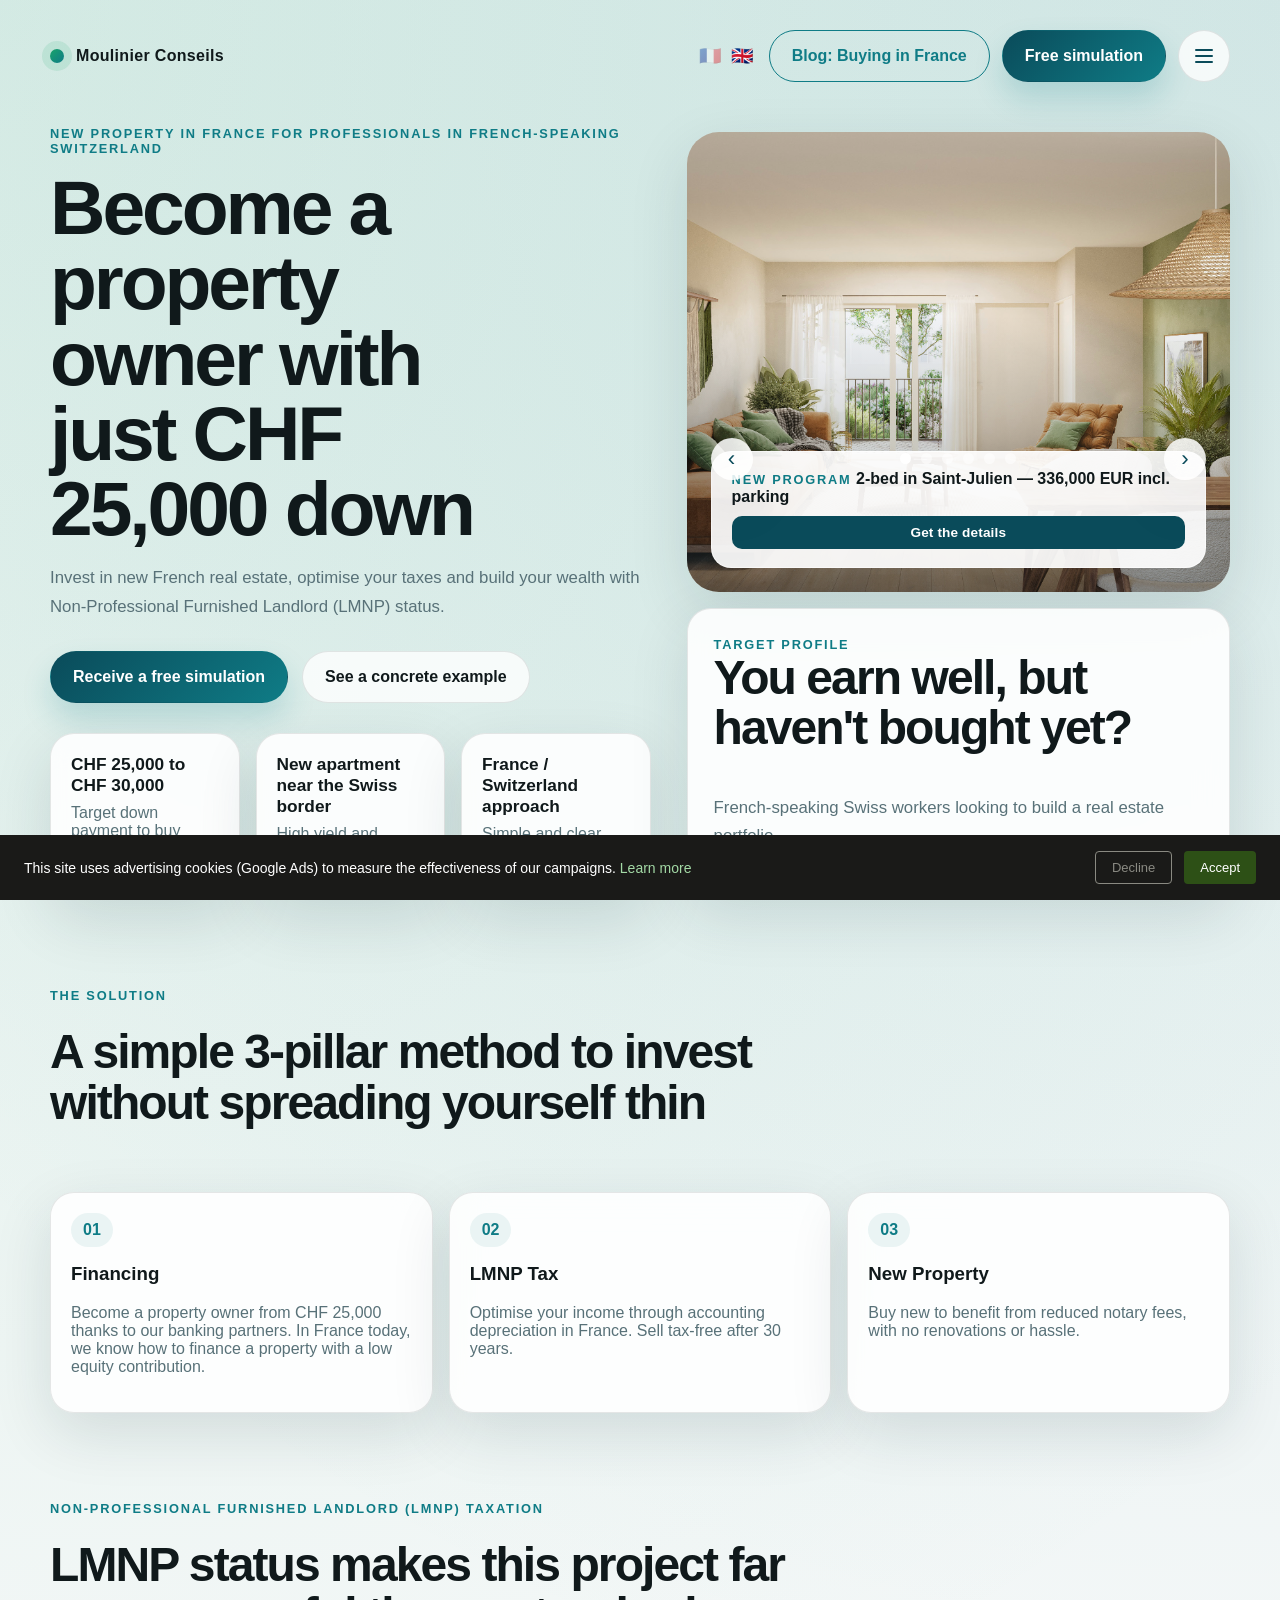
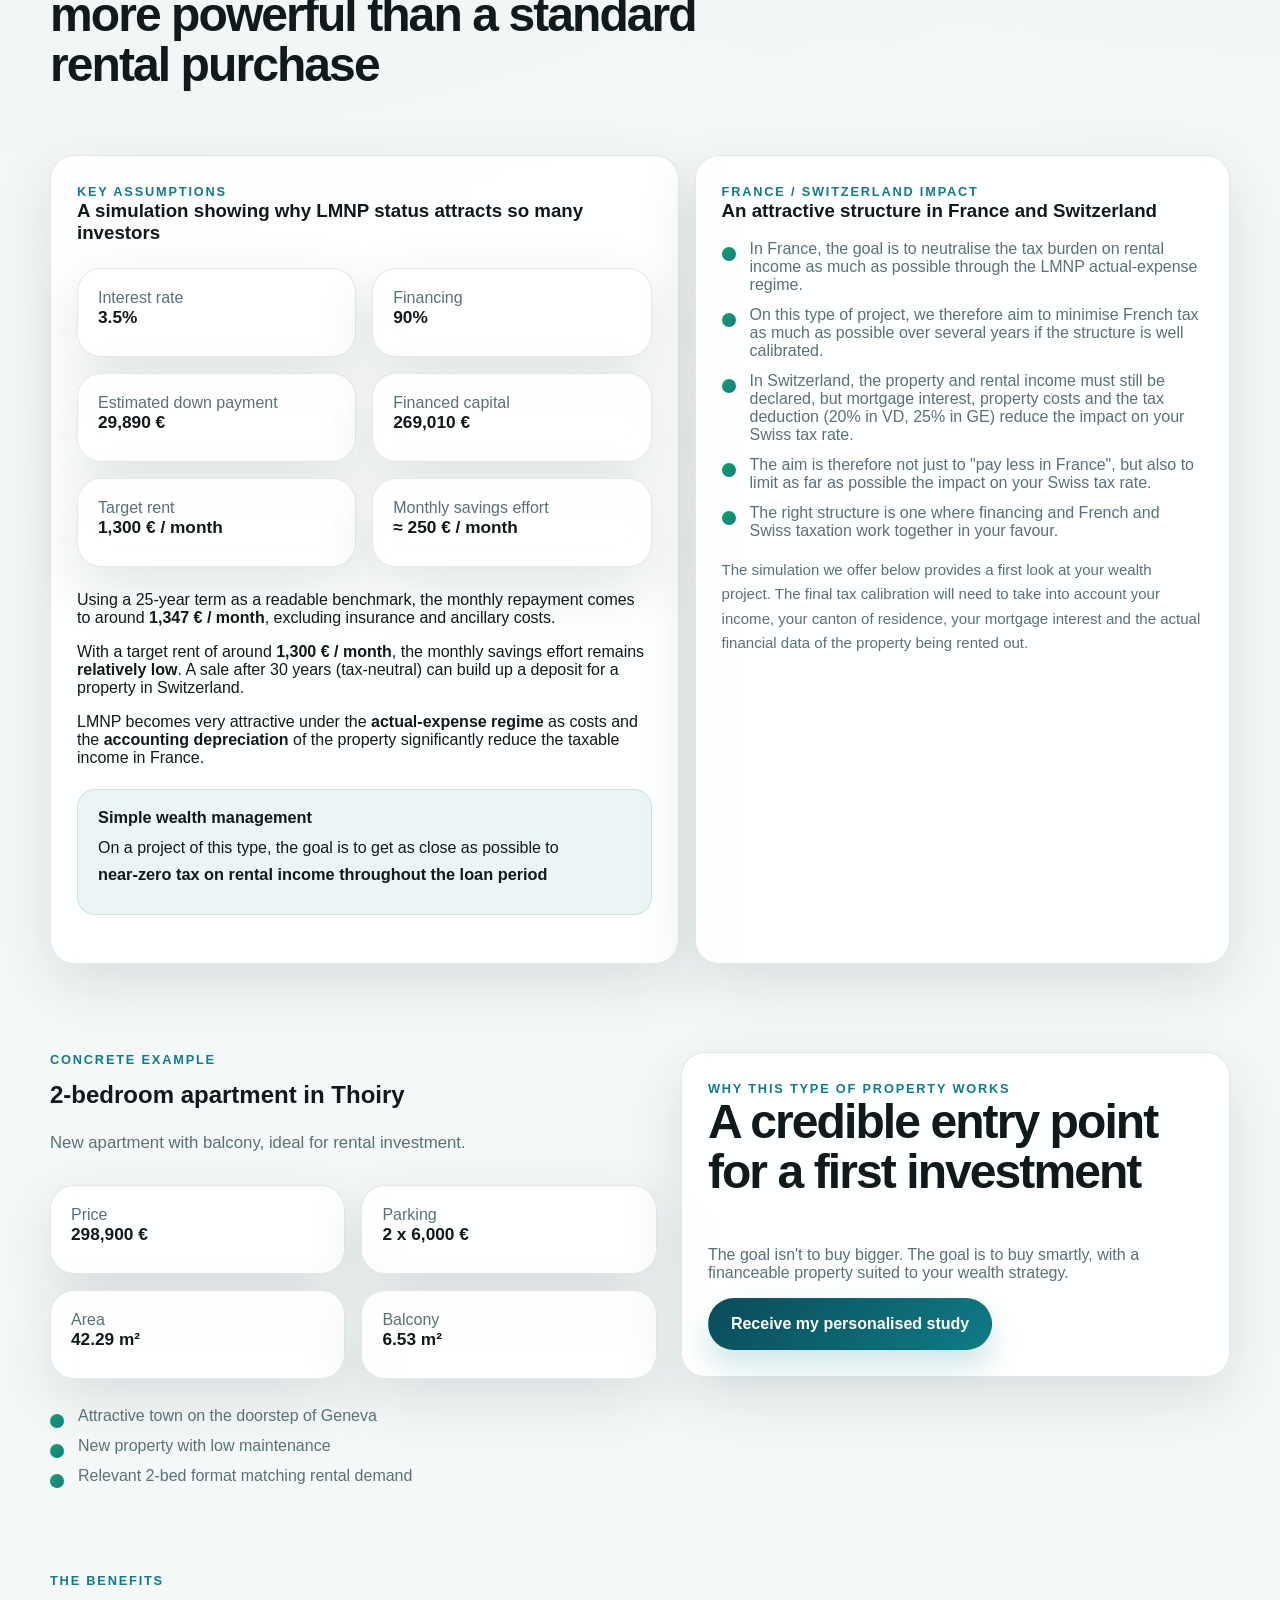
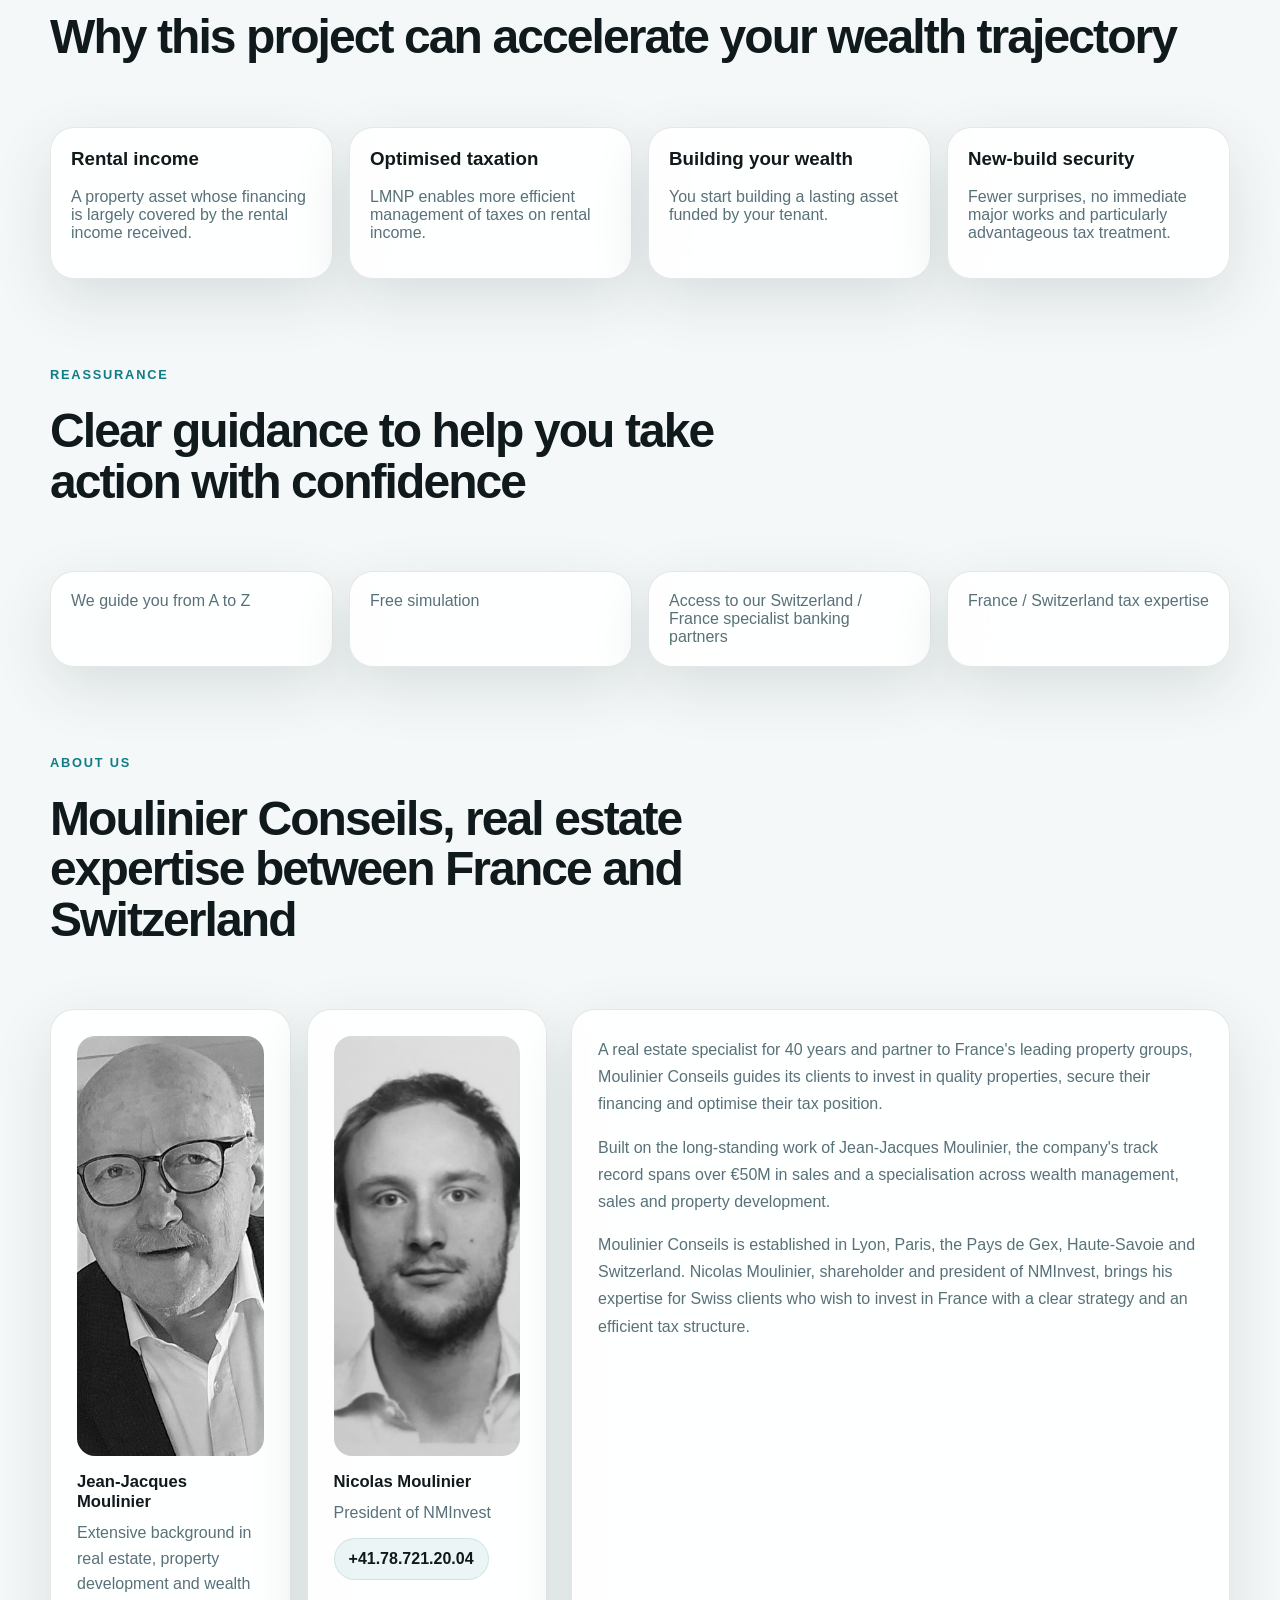
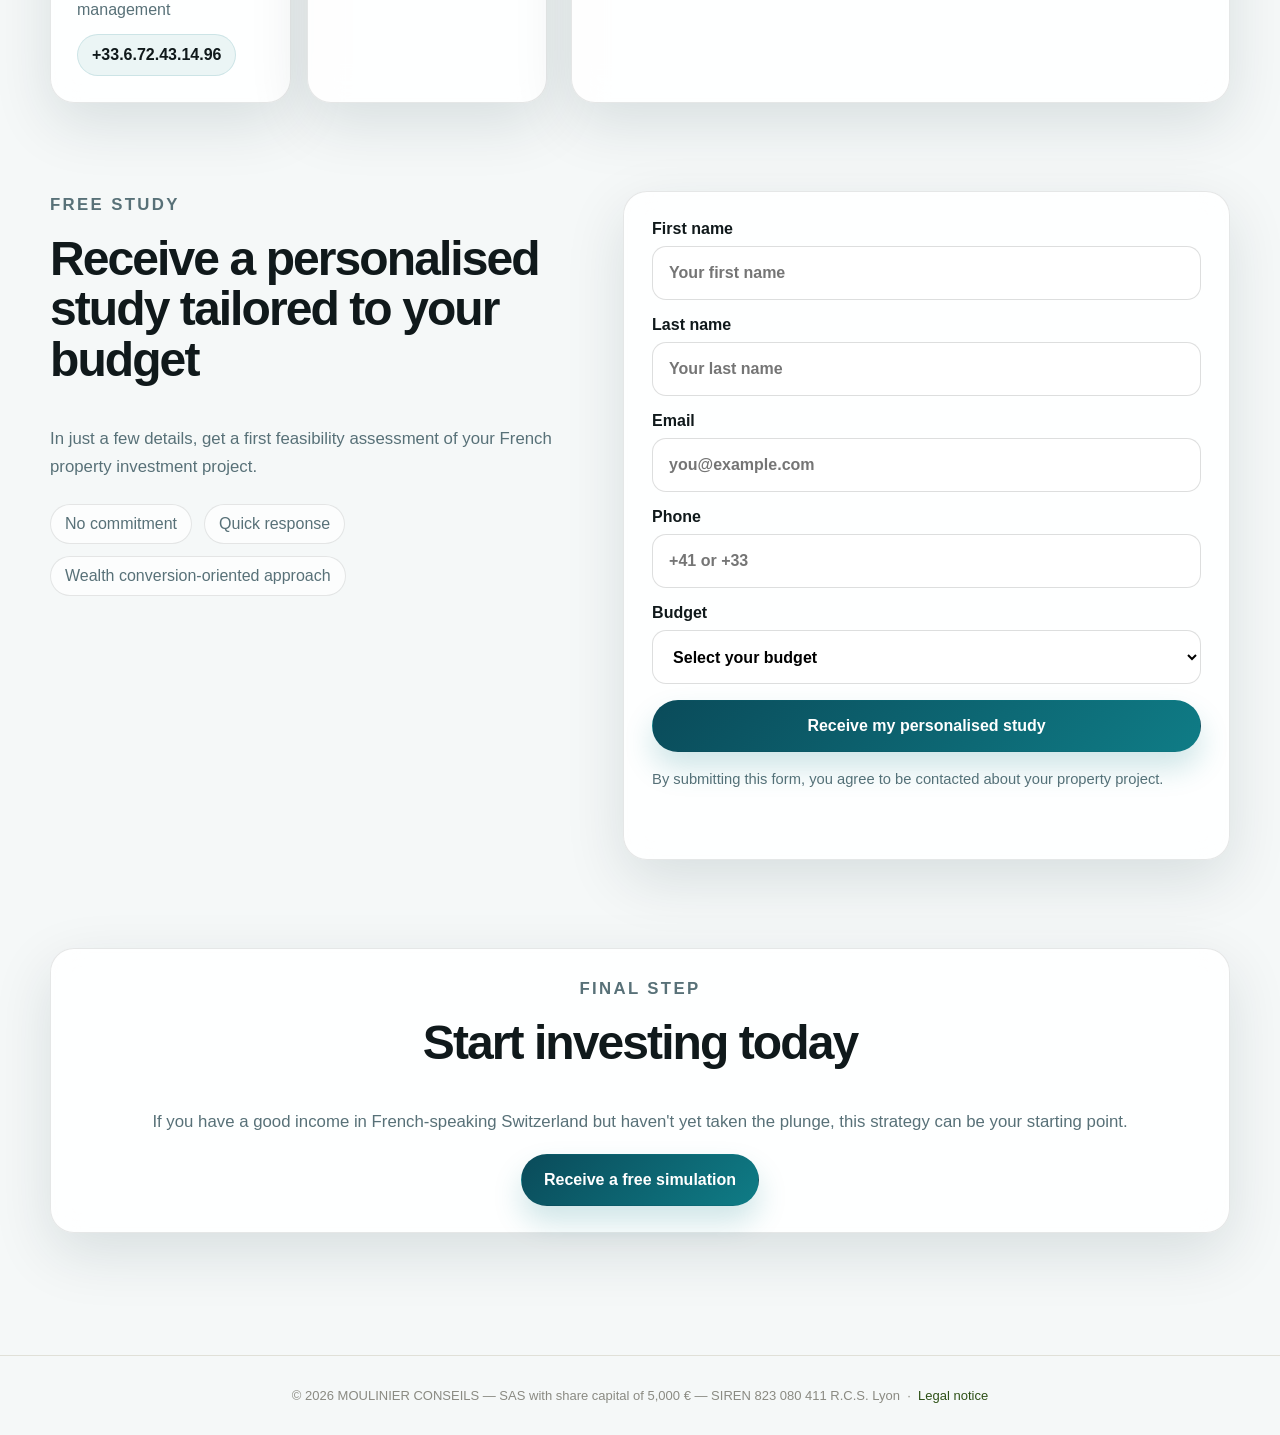
<file: index-en.html>
<!doctype html>
<html lang="en">
  <head>
    <meta charset="UTF-8" />
    <meta name="viewport" content="width=device-width, initial-scale=1.0, viewport-fit=cover" />
    <title>New Property Investment in France | Moulinier Conseils</title>
    <meta name="description" content="Invest in new French real estate from CHF 25,000 down. LMNP guidance, financing and France–Switzerland tax planning for professionals in French-speaking Switzerland. Free simulation.">
    <meta name="robots" content="index,follow" />

    <!-- Open Graph -->
    <meta property="og:title" content="New Property Investment in France | Moulinier Conseils">
    <meta property="og:description" content="Become a property owner in France from CHF 25,000 down. LMNP strategy, partner financing and France–Switzerland wealth management. Free personalised study.">
    <meta property="og:url" content="https://moulinierconseils.com/index-en.html">
    <meta property="og:type" content="website">
    <meta property="og:image" content="https://moulinierconseils.com/assets/carousel/thoiry.jpg">
    <meta property="og:locale" content="en_US">

    <!-- Twitter/X -->
    <meta name="twitter:card" content="summary_large_image">
    <meta name="twitter:title" content="New Property Investment in France | Moulinier Conseils">
    <meta name="twitter:description" content="Become a property owner in France from CHF 25,000 down. LMNP, financing and France–Switzerland tax planning for Swiss residents.">
    <meta name="twitter:image" content="https://moulinierconseils.com/assets/carousel/thoiry.jpg">

    <link rel="canonical" href="https://moulinierconseils.com/index-en.html">
    <link rel="preload" as="image" href="./assets/thoiry-hero.jpg" />
    <link rel="stylesheet" href="./styles.css" />

    <!-- Google Consent Mode v2 — default denied until user accepts -->
    <script>
      window.dataLayer = window.dataLayer || [];
      function gtag(){dataLayer.push(arguments);}
      var _consent = localStorage.getItem('cookieConsent');
      gtag('consent', 'default', {
        'ad_storage':            _consent === 'true' ? 'granted' : 'denied',
        'analytics_storage':     _consent === 'true' ? 'granted' : 'denied',
        'ad_user_data':          _consent === 'true' ? 'granted' : 'denied',
        'ad_personalization':    _consent === 'true' ? 'granted' : 'denied',
        'wait_for_update': 500
      });
    </script>
    <script async src="https://www.googletagmanager.com/gtag/js?id=G-Z4DKR0HVZM"></script>
    <script>
      gtag('js', new Date());
      gtag('config', 'G-Z4DKR0HVZM');
      gtag('config', 'AW-18111852112');
    </script>
  </head>
  <body>
    <div class="page-shell">
      <header class="site-header">
        <a class="brand" href="#top" aria-label="Moulinier Conseils">
          <span class="brand-mark"></span>
          <span>Moulinier Conseils</span>
        </a>
        <div class="header-actions">
          <div class="lang-switcher">
            <a href="./index.html" class="lang-btn" title="Français">🇫🇷</a>
            <a href="./index-en.html" class="lang-btn lang-btn--active" title="English">🇬🇧</a>
          </div>
          <a class="header-cta header-cta--secondary" href="./article-buying-france-swiss-salary.html">Blog: Buying in France</a>
          <a class="header-cta" href="#formulaire">Free simulation</a>
          <button
            class="menu-toggle"
            type="button"
            aria-expanded="false"
            aria-controls="site-menu"
            aria-label="Open menu"
          >
            <span></span>
            <span></span>
            <span></span>
          </button>
        </div>
      </header>

      <nav class="site-menu" id="site-menu" aria-label="Topics">
        <a href="#solution">Financing</a>
        <a href="#fiscalite-lmnp">LMNP Tax</a>
        <a href="#exemple">Thoiry Example</a>
        <a href="#qui-sommes-nous">About Us</a>
        <a href="#formulaire">Personalised Study</a>
        <a href="./article-buying-france-swiss-salary.html">Blog</a>
      </nav>

      <main id="top">
        <section class="hero section">
          <div class="hero-copy">
            <p class="eyebrow">New property in France for professionals in French-speaking Switzerland</p>
            <h1>Become a property owner with just CHF 25,000 down</h1>
            <p class="hero-subtitle">
              Invest in new French real estate, optimise your taxes and build your wealth
              with Non-Professional Furnished Landlord (LMNP) status.
            </p>
            <div class="hero-actions">
              <a class="button button-primary" href="#formulaire">Receive a free simulation</a>
              <a class="button button-secondary" href="#exemple">See a concrete example</a>
            </div>
            <div class="hero-points">
              <div class="point-card">
                <strong>CHF 25,000 to CHF 30,000</strong>
                <span>Target down payment to buy</span>
              </div>
              <div class="point-card">
                <strong>New apartment near the Swiss border</strong>
                <span>High yield and quality tenants</span>
              </div>
              <div class="point-card">
                <strong>France / Switzerland approach</strong>
                <span>Simple and clear wealth management view</span>
              </div>
            </div>
          </div>

          <div class="hero-visual">
            <div class="hero-image-card carousel" aria-label="Examples of available developments">
              <div class="carousel-track">
                <article class="carousel-slide is-active">
                  <img
                    src="./assets/StJulien.png"
                    width="1092"
                    height="729"
                    alt="Living room of LUMEN development in Saint-Julien-en-Genevois"
                  />
                  <div class="hero-badge">
                    <span class="badge-label">New Program</span>
                    <strong>2-bed in Saint-Julien — 336,000 EUR incl. parking</strong>
                    <button class="carousel-cta" type="button" data-property="2-bed in Saint-Julien — 336,000 EUR incl. parking">Get the details</button>
                  </div>
                </article>
                <article class="carousel-slide">
                  <img
                    src="./assets/carousel/ferney-t2-2.jpg"
                    width="1536"
                    height="1024"
                    alt="Example 2-bedroom property development in Ferney"
                  />
                  <div class="hero-badge">
                    <span class="badge-label">Available example</span>
                    <strong>2-bed in Ferney 311,500 EUR</strong>
                    <button class="carousel-cta" type="button" data-property="2-bed in Ferney — 311,500 EUR">Get the details</button>
                  </div>
                </article>
                <article class="carousel-slide">
                  <img
                    src="./assets/carousel/thoiry.jpg"
                    width="2714"
                    height="1256"
                    alt="Perspective of the new property development in Thoiry"
                  />
                  <div class="hero-badge">
                    <span class="badge-label">Available example</span>
                    <strong>2-bed in Thoiry 298,800 EUR</strong>
                    <button class="carousel-cta" type="button" data-property="2-bed in Thoiry — 298,800 EUR">Get the details</button>
                  </div>
                </article>
                <article class="carousel-slide">
                  <img
                    src="./assets/carousel/annemasse.jpg"
                    width="1536"
                    height="1024"
                    alt="Example property development in Annemasse"
                  />
                  <div class="hero-badge">
                    <span class="badge-label">Available example</span>
                    <strong>3-bed in Annemasse 340,900 EUR</strong>
                    <button class="carousel-cta" type="button" data-property="3-bed in Annemasse — 340,900 EUR">Get the details</button>
                  </div>
                </article>
                <article class="carousel-slide">
                  <img
                    src="./assets/carousel/annecy.jpg"
                    width="2902"
                    height="946"
                    alt="Example property development in Annecy"
                  />
                  <div class="hero-badge">
                    <span class="badge-label">Available example</span>
                    <strong>2-bed in Annecy 341,000 EUR</strong>
                    <button class="carousel-cta" type="button" data-property="2-bed in Annecy — 341,000 EUR">Get the details</button>
                  </div>
                </article>
                <article class="carousel-slide">
                  <img
                    src="./assets/carousel/ferney.jpg"
                    width="1536"
                    height="1024"
                    alt="Example property development in Ferney"
                  />
                  <div class="hero-badge">
                    <span class="badge-label">Still available</span>
                    <strong>2-bed with garden in Ferney 360,000 EUR</strong>
                    <button class="carousel-cta" type="button" data-property="2-bed garden in Ferney — 360,000 EUR">Get the details</button>
                  </div>
                </article>
              </div>
              <div class="carousel-controls" aria-label="Carousel navigation">
                <button class="carousel-button" type="button" data-direction="prev" aria-label="View previous example">
                  ‹
                </button>
                <div class="carousel-dots" role="tablist" aria-label="City selection">
                  <button class="carousel-dot is-active" type="button" data-slide="0" aria-label="View Saint-Julien"></button>
                  <button class="carousel-dot" type="button" data-slide="1" aria-label="View Ferney 2-bed"></button>
                  <button class="carousel-dot" type="button" data-slide="2" aria-label="View Thoiry"></button>
                  <button class="carousel-dot" type="button" data-slide="3" aria-label="View Annemasse"></button>
                  <button class="carousel-dot" type="button" data-slide="4" aria-label="View Annecy"></button>
                  <button class="carousel-dot" type="button" data-slide="5" aria-label="View Ferney"></button>
                </div>
                <button class="carousel-button" type="button" data-direction="next" aria-label="View next example">
                  ›
                </button>
              </div>
            </div>
            <aside class="hero-side-card">
              <span class="kicker">Target profile</span>
              <h2>You earn well, but haven't bought yet?</h2>
              <p>French-speaking Swiss workers looking to build a real estate portfolio</p>
            </aside>
          </div>
        </section>

        <section class="section section-solution" id="solution">
          <div class="section-heading narrow">
            <p class="eyebrow">The solution</p>
            <h2>A simple 3-pillar method to invest without spreading yourself thin</h2>
          </div>
          <div class="pillar-grid">
            <article class="pillar-card">
              <span class="pillar-number">01</span>
              <h3>Financing</h3>
              <p>Become a property owner from CHF 25,000 thanks to our banking partners. In France today, we know how to finance a property with a low equity contribution.</p>
            </article>
            <article class="pillar-card">
              <span class="pillar-number">02</span>
              <h3>LMNP Tax</h3>
              <p>Optimise your income through accounting depreciation in France. Sell tax-free after 30 years.</p>
            </article>
            <article class="pillar-card">
              <span class="pillar-number">03</span>
              <h3>New Property</h3>
              <p>Buy new to benefit from reduced notary fees, with no renovations or hassle.</p>
            </article>
          </div>
        </section>

        <section class="section section-lmnp" id="fiscalite-lmnp">
          <div class="section-heading narrow">
            <p class="eyebrow">Non-Professional Furnished Landlord (LMNP) Taxation</p>
            <h2>LMNP status makes this project far more powerful than a standard rental purchase</h2>
          </div>
          <div class="lmnp-grid">
            <article class="lmnp-card">
              <span class="kicker">Key assumptions</span>
              <h3>A simulation showing why LMNP status attracts so many investors</h3>
              <div class="lmnp-stats">
                <div class="stat-card">
                  <span>Interest rate</span>
                  <strong>3.5%</strong>
                </div>
                <div class="stat-card">
                  <span>Financing</span>
                  <strong>90%</strong>
                </div>
                <div class="stat-card">
                  <span>Estimated down payment</span>
                  <strong>29,890 €</strong>
                </div>
                <div class="stat-card">
                  <span>Financed capital</span>
                  <strong>269,010 €</strong>
                </div>
                <div class="stat-card">
                  <span>Target rent</span>
                  <strong>1,300 € / month</strong>
                </div>
                <div class="stat-card">
                  <span>Monthly savings effort</span>
                  <strong>≈ 250 € / month</strong>
                </div>
              </div>
              <p>
                Using a 25-year term as a readable benchmark, the monthly repayment
                comes to around <strong>1,347 € / month</strong>, excluding insurance and ancillary costs.
              </p>
              <p>
                With a target rent of around <strong>1,300 € / month</strong>, the monthly savings
                effort remains <strong>relatively low</strong>. A sale after 30 years (tax-neutral)
                can build up a deposit for a property in Switzerland.
              </p>
              <p>
                LMNP becomes very attractive under the <strong>actual-expense regime</strong> as costs
                and the <strong>accounting depreciation</strong> of the property significantly reduce
                the taxable income in France.
              </p>
              <div class="lmnp-highlight">
                <strong>Simple wealth management</strong>
                <p>
                  On a project of this type, the goal is to get as close as possible
                  to <strong>near-zero tax on rental income throughout the loan period</strong>
                </p>
              </div>
            </article>
            <article class="lmnp-card">
              <span class="kicker">France / Switzerland impact</span>
              <h3>An attractive structure in France and Switzerland</h3>
              <ul class="check-list" aria-label="LMNP tax impact">
                <li>In France, the goal is to neutralise the tax burden on rental income as much as possible through the LMNP actual-expense regime.</li>
                <li>On this type of project, we therefore aim to minimise French tax as much as possible over several years if the structure is well calibrated.</li>
                <li>In Switzerland, the property and rental income must still be declared, but mortgage interest, property costs and the tax deduction (20% in VD, 25% in GE) reduce the impact on your Swiss tax rate.</li>
                <li>The aim is therefore not just to "pay less in France", but also to limit as far as possible the impact on your Swiss tax rate.</li>
                <li>The right structure is one where financing and French and Swiss taxation work together in your favour.</li>
              </ul>
              <br>
              <p class="lmnp-note">
                The simulation we offer below provides a first look at your wealth project. The final tax calibration will need to take into account your income, your canton of residence, your mortgage interest
                and the actual financial data of the property being rented out.
              </p>
            </article>
          </div>
        </section>

        <section class="section section-example" id="exemple">
          <div class="example-copy">
            <p class="eyebrow">Concrete example</p>
            <h2>2-bedroom apartment in Thoiry</h2>
            <p class="example-lead">
              New apartment with balcony, ideal for rental investment.
            </p>
            <div class="example-stats">
              <div class="stat-card">
                <span>Price</span>
                <strong>298,900 €</strong>
              </div>
              <div class="stat-card">
                <span>Parking</span>
                <strong>2 x 6,000 €</strong>
              </div>
              <div class="stat-card">
                <span>Area</span>
                <strong>42.29 m²</strong>
              </div>
              <div class="stat-card">
                <span>Balcony</span>
                <strong>6.53 m²</strong>
              </div>
            </div>
            <ul class="check-list" aria-label="Property highlights">
              <li>Attractive town on the doorstep of Geneva</li>
              <li>New property with low maintenance</li>
              <li>Relevant 2-bed format matching rental demand</li>
            </ul>
          </div>
          <div class="example-highlight">
            <div class="highlight-panel">
              <span class="kicker">Why this type of property works</span>
              <h3>A credible entry point for a first investment</h3>
              <p>
                The goal isn't to buy bigger. The goal is to buy smartly,
                with a financeable property suited to your wealth strategy.
              </p>
              <a class="button button-primary" href="#formulaire">Receive my personalised study</a>
            </div>
          </div>
        </section>

        <section class="section section-benefits">
          <div class="section-heading">
            <p class="eyebrow">The benefits</p>
            <h2>Why this project can accelerate your wealth trajectory</h2>
          </div>
          <div class="benefit-grid">
            <article class="benefit-card">
              <h3>Rental income</h3>
              <p>
                A property asset whose financing is largely covered by the rental income received.
              </p>
            </article>
            <article class="benefit-card">
              <h3>Optimised taxation</h3>
              <p>LMNP enables more efficient management of taxes on rental income.</p>
            </article>
            <article class="benefit-card">
              <h3>Building your wealth</h3>
              <p>You start building a lasting asset funded by your tenant.</p>
            </article>
            <article class="benefit-card">
              <h3>New-build security</h3>
              <p>
                Fewer surprises, no immediate major works and particularly advantageous tax treatment.
              </p>
            </article>
          </div>
        </section>

        <section class="section section-trust">
          <div class="section-heading narrow">
            <p class="eyebrow">Reassurance</p>
            <h2>Clear guidance to help you take action with confidence</h2>
          </div>
          <div class="trust-grid">
            <div class="trust-item">We guide you from A to Z</div>
            <div class="trust-item">Free simulation</div>
            <div class="trust-item">Access to our Switzerland / France specialist banking partners</div>
            <div class="trust-item">France / Switzerland tax expertise</div>
          </div>
        </section>

        <section class="section section-about" id="qui-sommes-nous">
          <div class="section-heading narrow">
            <p class="eyebrow">About us</p>
            <h2>Moulinier Conseils, real estate expertise between France and Switzerland</h2>
          </div>
          <div class="about-layout">
            <div class="about-portraits" aria-label="Portraits of the Moulinier Conseils team">
              <figure class="portrait-card">
                <img
                  src="./assets/JJ.jpg"
                  width="540"
                  height="660"
                  alt="Portrait of JJ Moulinier"
                />
                <figcaption>
                  <strong>Jean-Jacques Moulinier</strong>
                  <span>Extensive background in real estate, property development and wealth management</span>
                  <a class="portrait-phone" href="tel:+33672431496">+33.6.72.43.14.96</a>
                </figcaption>
              </figure>
              <figure class="portrait-card">
                <img
                  src="./assets/Nico.jpg"
                  width="540"
                  height="660"
                  alt="Portrait of Nicolas Moulinier"
                />
                <figcaption>
                  <strong>Nicolas Moulinier</strong>
                  <span>President of NMInvest</span>
                  <a class="portrait-phone" href="tel:+41787212004">+41.78.721.20.04</a>
                </figcaption>
              </figure>
            </div>

            <div class="about-card">
              <p>
                A real estate specialist for 40 years and partner to France's leading property groups,
                Moulinier Conseils guides its clients to invest in quality properties, secure their financing and
                optimise their tax position.
              </p>
              <p>
                Built on the long-standing work of Jean-Jacques Moulinier, the company's track record
                spans over €50M in sales and a specialisation across wealth management,
                sales and property development.
              </p>
              <p>
                Moulinier Conseils is established in Lyon, Paris, the Pays de Gex, Haute-Savoie and Switzerland. Nicolas Moulinier, shareholder and president of NMInvest, brings his expertise for Swiss clients who wish to invest in France with
                a clear strategy and an efficient tax structure.
              </p>
            </div>
          </div>
        </section>

        <section class="section section-form" id="formulaire">
          <div class="form-wrap">
            <div class="form-copy">
              <p class="eyebrow">Free study</p>
              <h2>Receive a personalised study tailored to your budget</h2>
              <p>
                In just a few details, get a first feasibility assessment of your
                French property investment project.
              </p>
              <div class="mini-proof">
                <span>No commitment</span>
                <span>Quick response</span>
                <span>Wealth conversion-oriented approach</span>
              </div>
            </div>

            <form class="lead-form" id="lead-form" novalidate>
              <label>
                <span>First name</span>
                <input type="text" name="prenom" autocomplete="given-name" placeholder="Your first name" required />
              </label>
              <label>
                <span>Last name</span>
                <input type="text" name="nom" autocomplete="family-name" placeholder="Your last name" required />
              </label>
              <label>
                <span>Email</span>
                <input type="email" name="email" autocomplete="email" placeholder="you@example.com" required />
              </label>
              <label>
                <span>Phone</span>
                <input type="tel" name="telephone" autocomplete="tel" placeholder="+41 or +33" required />
              </label>
              <label>
                <span>Budget</span>
                <select name="budget" required>
                  <option value="">Select your budget</option>
                  <option>CHF 25,000 down payment</option>
                  <option>CHF 50,000 down payment</option>
                  <option>CHF 100,000 and above</option>
                </select>
              </label>
              <button class="button button-primary button-block submit-button" type="submit">
                <span class="button-label">Receive my personalised study</span>
                <span class="button-loading" aria-hidden="true">
                  <span class="spinner"></span>
                  <span>Sending...</span>
                </span>
              </button>
              <p class="form-note">
                By submitting this form, you agree to be contacted about your property project.
              </p>
              <p class="form-success" id="form-success" role="status" aria-live="polite"></p>
            </form>
          </div>
        </section>

        <section class="section section-final-cta">
          <div class="final-cta-card">
            <p class="eyebrow">Final step</p>
            <h2>Start investing today</h2>
            <p>
              If you have a good income in French-speaking Switzerland but haven't yet taken the
              plunge, this strategy can be your starting point.
            </p>
            <a class="button button-primary" href="#formulaire">Receive a free simulation</a>
          </div>
        </section>
      </main>
    </div>

    <footer style="text-align:center;padding:2rem 1rem;font-size:13px;color:#8a8a82;border-top:1px solid #e0e0d8;margin-top:2rem;">
      &copy; 2026 MOULINIER CONSEILS &mdash; SAS with share capital of 5,000 &euro; &mdash; SIREN 823 080 411 R.C.S. Lyon
      &nbsp;&middot;&nbsp;
      <a href="./legal-notice.html" style="color:#2d5016;">Legal notice</a>
    </footer>

    <!-- Cookie consent banner -->
    <div id="cookie-banner" style="display:none;position:fixed;bottom:0;left:0;right:0;background:#1a1a18;color:#fff;padding:1rem 1.5rem;z-index:9999;flex-wrap:wrap;align-items:center;gap:1rem;justify-content:space-between;">
      <p style="margin:0;font-size:14px;flex:1;min-width:200px;">
        This site uses advertising cookies (Google Ads) to measure the effectiveness of our campaigns.
        <a href="./legal-notice.html" style="color:#a3d9a5;">Learn more</a>
      </p>
      <div style="display:flex;gap:0.75rem;flex-shrink:0;">
        <button onclick="setCookieConsent(false)" style="background:transparent;border:1px solid #8a8a82;color:#8a8a82;padding:8px 16px;border-radius:4px;cursor:pointer;font-size:13px;">Decline</button>
        <button onclick="setCookieConsent(true)" style="background:#2d5016;border:none;color:#fff;padding:8px 16px;border-radius:4px;cursor:pointer;font-size:13px;">Accept</button>
      </div>
    </div>

    <!-- Quick modal -->
    <div id="quick-modal" class="quick-modal" hidden role="dialog" aria-modal="true" aria-labelledby="quick-modal-title">
      <div class="quick-modal-backdrop"></div>
      <div class="quick-modal-card">
        <button class="quick-modal-close" type="button" aria-label="Close">×</button>
        <p class="eyebrow">Get the details</p>
        <h3 id="quick-modal-title"></h3>
        <form id="quick-form" novalidate>
          <label><span>First name</span><input type="text" name="prenom" placeholder="Your first name" required /></label>
          <label><span>Phone or email</span><input type="text" name="contact" placeholder="+41 or you@example.com" required /></label>
          <button class="button button-primary button-block submit-button" type="submit">
            <span class="button-label">Get the details</span>
            <span class="button-loading" aria-hidden="true"><span class="spinner"></span><span>Sending...</span></span>
          </button>
          <p class="quick-form-note">Response within 24h, no commitment.</p>
        </form>
        <p class="quick-form-success" id="quick-form-success" hidden></p>
      </div>
    </div>

    <script src="./app.js"></script>
  <script type="application/ld+json">
[
  {
    "@context": "https://schema.org",
    "@type": "RealEstateAgent",
    "name": "Moulinier Conseils",
    "url": "https://moulinierconseils.com",
    "logo": "https://moulinierconseils.com/assets/JJ.jpg",
    "description": "Real estate specialist for 40 years and partner to France's leading property groups, Moulinier Conseils helps clients invest in quality properties, secure financing and optimise their France–Switzerland tax position.",
    "foundingDate": "1984",
    "areaServed": [
      "Pays de Gex", "Ferney-Voltaire", "Thoiry", "Annemasse", "Annecy", "French-speaking Switzerland"
    ],
    "address": {
      "@type": "PostalAddress",
      "addressCountry": "FR",
      "addressRegion": "Ain"
    },
    "contactPoint": [
      {
        "@type": "ContactPoint",
        "telephone": "+33-6-72-43-14-96",
        "contactType": "sales",
        "name": "Jean-Jacques Moulinier"
      },
      {
        "@type": "ContactPoint",
        "telephone": "+41-78-721-20-04",
        "contactType": "sales",
        "name": "Nicolas Moulinier"
      }
    ],
    "employee": [
      {
        "@type": "Person",
        "name": "Jean-Jacques Moulinier",
        "jobTitle": "Founder — Sales, development and property trading",
        "telephone": "+33672431496"
      },
      {
        "@type": "Person",
        "name": "Nicolas Moulinier",
        "jobTitle": "Property investment advisor",
        "telephone": "+41787212004"
      }
    ],
    "sameAs": []
  },
  {
    "@context": "https://schema.org",
    "@type": "FAQPage",
    "mainEntity": [
      {
        "@type": "Question",
        "name": "What is the minimum down payment to invest in new French property from Switzerland?",
        "acceptedAnswer": {
          "@type": "Answer",
          "text": "Thanks to our banking partners, it is possible to become a property owner in France with a down payment of CHF 25,000 to CHF 30,000. Financing can cover up to 90% of the purchase price."
        }
      },
      {
        "@type": "Question",
        "name": "What is LMNP status and why is it advantageous for a Swiss resident?",
        "acceptedAnswer": {
          "@type": "Answer",
          "text": "Non-Professional Furnished Landlord (LMNP) status under the actual-expense regime allows you to deduct costs and the accounting depreciation of the property, significantly reducing taxable income in France, often to zero throughout the loan period. On the Swiss side, mortgage interest and property costs reduce the impact on your cantonal tax rate. Switzerland also provides a flat-rate deduction on your rental income."
        }
      },
      {
        "@type": "Question",
        "name": "Can I get a French mortgage as a Swiss resident?",
        "acceptedAnswer": {
          "@type": "Answer",
          "text": "Yes. Moulinier Conseils works with banking partners specialising in financing for non-French tax residents. A strong application with a stable Swiss income generally allows you to obtain 90% financing."
        }
      },
      {
        "@type": "Question",
        "name": "In which cities do you offer new property developments?",
        "acceptedAnswer": {
          "@type": "Answer",
          "text": "We offer developments in Thoiry, Ferney-Voltaire, Annemasse, Annecy, Lyon and French ski resorts — all located near the Swiss border with strong rental demand from cross-border workers."
        }
      },
      {
        "@type": "Question",
        "name": "How long does the support last?",
        "acceptedAnswer": {
          "@type": "Answer",
          "text": "Moulinier Conseils supports you from A to Z: free simulation, development selection, introduction to banking partners, LMNP tax optimisation and ongoing wealth management."
        }
      },
      {
        "@type": "Question",
        "name": "Do I need to declare French property in my Swiss tax return?",
        "acceptedAnswer": {
          "@type": "Answer",
          "text": "Yes. In Switzerland, the property and rental income must be declared, but mortgage interest, property costs and the flat-rate deduction (20% in VD, 25% in GE) reduce the impact on your cantonal tax rate."
        }
      },
      {
        "@type": "Question",
        "name": "How do I get a free simulation?",
        "acceptedAnswer": {
          "@type": "Answer",
          "text": "Fill in the form at moulinierconseils.com with your budget and goal. Nicolas Moulinier will get back to you quickly with a personalised first feasibility assessment, with no commitment."
        }
      }
    ]
  }
]
  </script>
  <script>
    (function() {
      var consent = localStorage.getItem('cookieConsent');
      if (consent === null) {
        document.getElementById('cookie-banner').style.display = 'flex';
      }
    })();

    function setCookieConsent(accepted) {
      localStorage.setItem('cookieConsent', accepted);
      document.getElementById('cookie-banner').style.display = 'none';
      var state = accepted ? 'granted' : 'denied';
      gtag('consent', 'update', {
        'ad_storage':         state,
        'analytics_storage':  state,
        'ad_user_data':       state,
        'ad_personalization': state
      });
    }

    window.__resetCookieConsent = function() {
      localStorage.removeItem('cookieConsent');
      document.getElementById('cookie-banner').style.display = 'flex';
    };
  </script>
  </body>
</html>
</file>
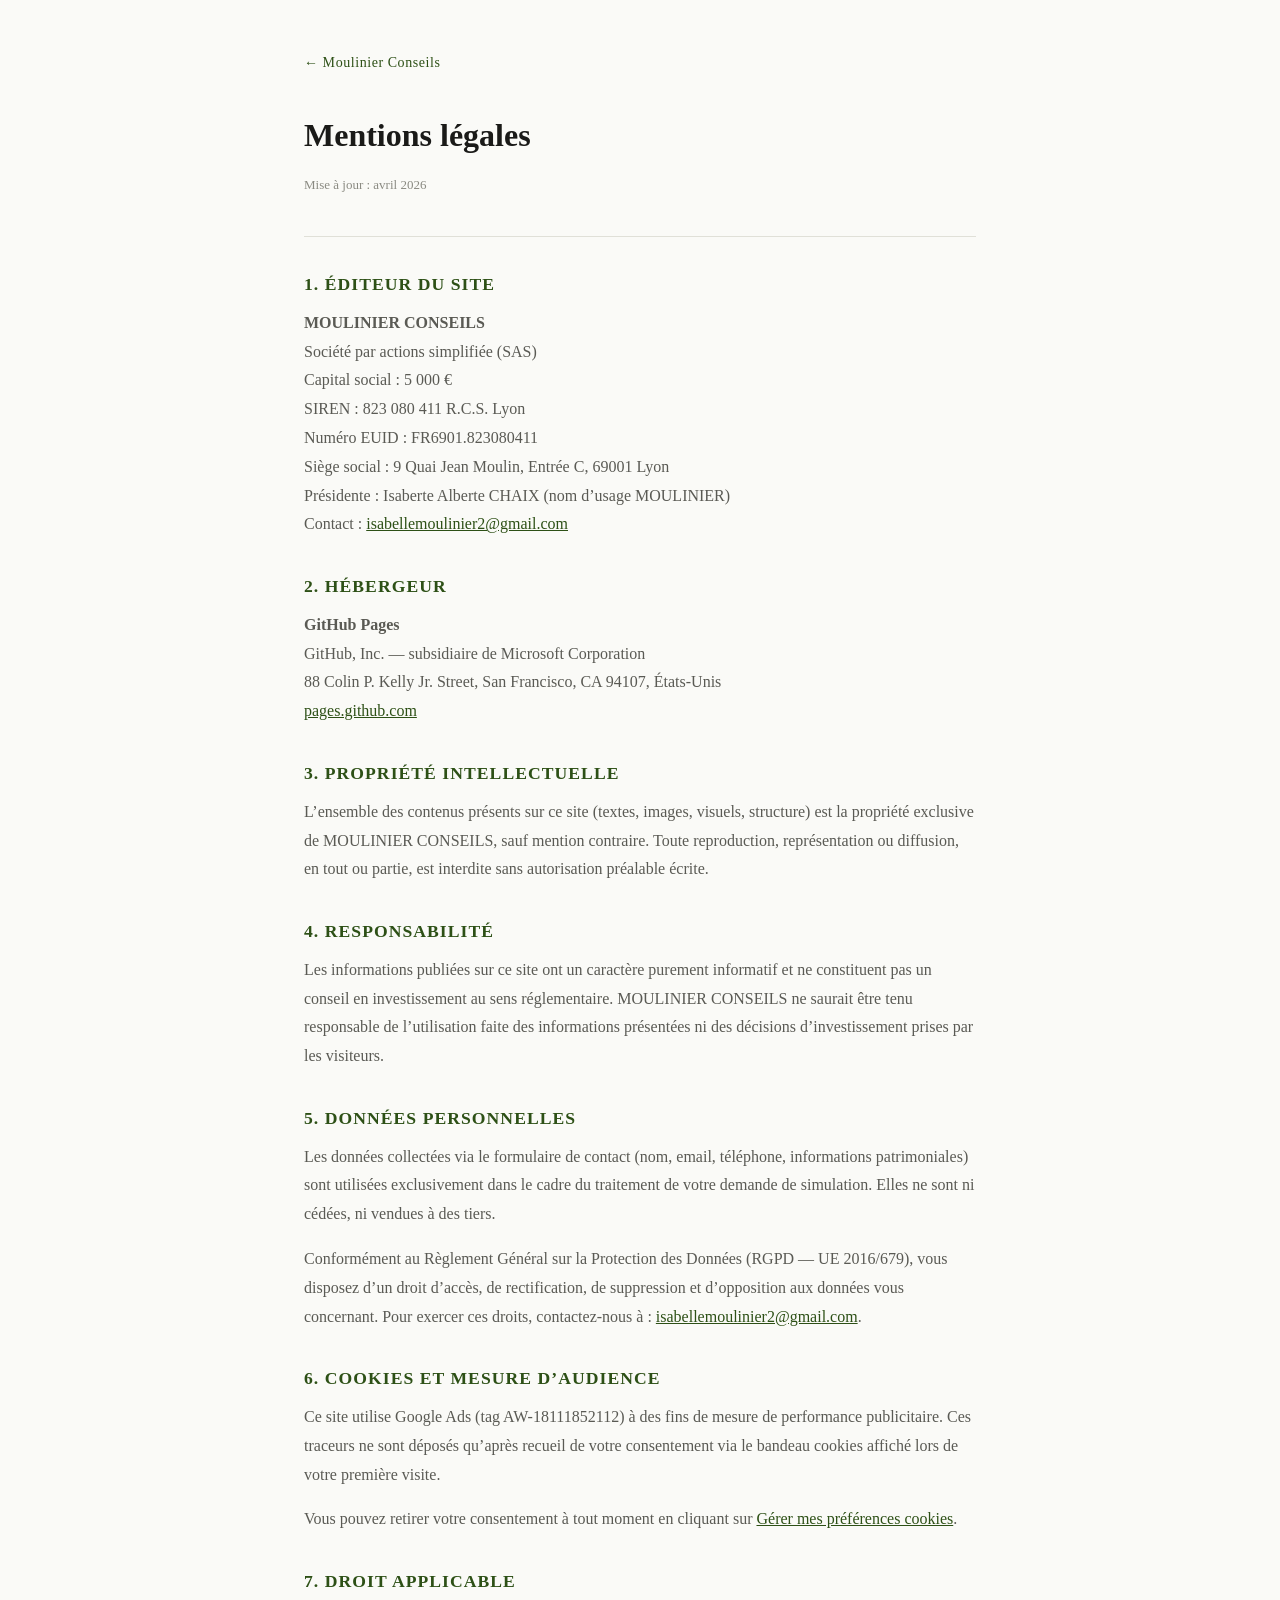
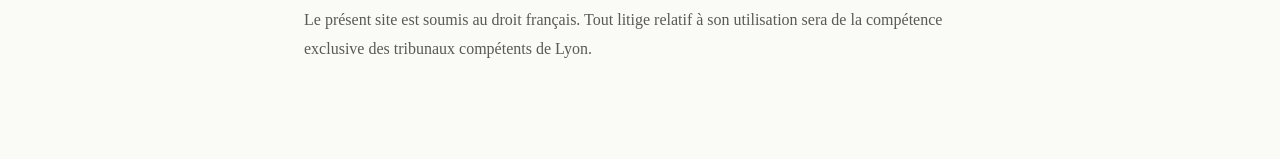
<file: mentions-legales.html>
<!DOCTYPE html>
<html lang="fr">
<head>
  <meta charset="UTF-8">
  <meta name="viewport" content="width=device-width, initial-scale=1.0">
  <title>Mentions légales | Moulinier Conseils</title>
  <meta name="robots" content="noindex, follow">
  <link rel="canonical" href="https://moulinierconseils.com/mentions-legales.html">
  <style>
    *, *::before, *::after { box-sizing: border-box; margin: 0; padding: 0; }

    :root {
      --text: #1a1a18;
      --muted: #5a5a54;
      --light: #8a8a82;
      --accent: #2d5016;
      --rule: #e0e0d8;
      --bg: #fafaf7;
      --max: 720px;
    }

    body {
      font-family: Georgia, serif;
      background: var(--bg);
      color: var(--text);
      font-size: 16px;
      line-height: 1.8;
    }

    .wrap {
      max-width: var(--max);
      margin: 0 auto;
      padding: 3rem 1.5rem 5rem;
    }

    .back-link {
      display: inline-block;
      margin-bottom: 2rem;
      font-size: 14px;
      color: var(--accent);
      text-decoration: none;
      letter-spacing: .04em;
    }
    .back-link:hover { text-decoration: underline; }

    h1 {
      font-size: 2rem;
      font-weight: 700;
      margin-bottom: 0.5rem;
      color: var(--text);
    }

    .updated {
      font-size: 13px;
      color: var(--light);
      margin-bottom: 2.5rem;
    }

    h2 {
      font-size: 1.1rem;
      font-weight: 700;
      color: var(--accent);
      margin: 2rem 0 0.5rem;
      text-transform: uppercase;
      letter-spacing: .06em;
    }

    p { margin-bottom: 1rem; color: var(--muted); }

    hr {
      border: none;
      border-top: 1px solid var(--rule);
      margin: 2rem 0;
    }

    a { color: var(--accent); }
  </style>
</head>
<body>
<div class="wrap">

  <a href="/" class="back-link">&larr; Moulinier Conseils</a>

  <h1>Mentions légales</h1>
  <p class="updated">Mise à jour : avril 2026</p>

  <hr>

  <h2>1. Éditeur du site</h2>
  <p>
    <strong>MOULINIER CONSEILS</strong><br>
    Société par actions simplifiée (SAS)<br>
    Capital social : 5 000 &euro;<br>
    SIREN : 823 080 411 R.C.S. Lyon<br>
    Numéro EUID : FR6901.823080411<br>
    Siège social : 9 Quai Jean Moulin, Entrée C, 69001 Lyon<br>
    Présidente : Isaberte Alberte CHAIX (nom d&rsquo;usage MOULINIER)<br>
    Contact : <a href="mailto:isabellemoulinier2@gmail.com">isabellemoulinier2@gmail.com</a>
  </p>

  <h2>2. Hébergeur</h2>
  <p>
    <strong>GitHub Pages</strong><br>
    GitHub, Inc. — subsidiaire de Microsoft Corporation<br>
    88 Colin P. Kelly Jr. Street, San Francisco, CA 94107, États-Unis<br>
    <a href="https://pages.github.com" target="_blank" rel="noopener">pages.github.com</a>
  </p>

  <h2>3. Propriété intellectuelle</h2>
  <p>
    L&rsquo;ensemble des contenus présents sur ce site (textes, images, visuels, structure) est la propriété exclusive de MOULINIER CONSEILS, sauf mention contraire. Toute reproduction, représentation ou diffusion, en tout ou partie, est interdite sans autorisation préalable écrite.
  </p>

  <h2>4. Responsabilité</h2>
  <p>
    Les informations publiées sur ce site ont un caractère purement informatif et ne constituent pas un conseil en investissement au sens réglementaire. MOULINIER CONSEILS ne saurait être tenu responsable de l&rsquo;utilisation faite des informations présentées ni des décisions d&rsquo;investissement prises par les visiteurs.
  </p>

  <h2>5. Données personnelles</h2>
  <p>
    Les données collectées via le formulaire de contact (nom, email, téléphone, informations patrimoniales) sont utilisées exclusivement dans le cadre du traitement de votre demande de simulation. Elles ne sont ni cédées, ni vendues à des tiers.
  </p>
  <p>
    Conformément au Règlement Général sur la Protection des Données (RGPD — UE 2016/679), vous disposez d&rsquo;un droit d&rsquo;accès, de rectification, de suppression et d&rsquo;opposition aux données vous concernant. Pour exercer ces droits, contactez-nous à : <a href="mailto:isabellemoulinier2@gmail.com">isabellemoulinier2@gmail.com</a>.
  </p>

  <h2>6. Cookies et mesure d&rsquo;audience</h2>
  <p>
    Ce site utilise Google Ads (tag AW-18111852112) à des fins de mesure de performance publicitaire. Ces traceurs ne sont déposés qu&rsquo;après recueil de votre consentement via le bandeau cookies affiché lors de votre première visite.
  </p>
  <p>
    Vous pouvez retirer votre consentement à tout moment en cliquant sur <a href="#" onclick="window.__resetCookieConsent && window.__resetCookieConsent(); return false;">Gérer mes préférences cookies</a>.
  </p>

  <h2>7. Droit applicable</h2>
  <p>
    Le présent site est soumis au droit français. Tout litige relatif à son utilisation sera de la compétence exclusive des tribunaux compétents de Lyon.
  </p>

</div>
</body>
</html>
</file>
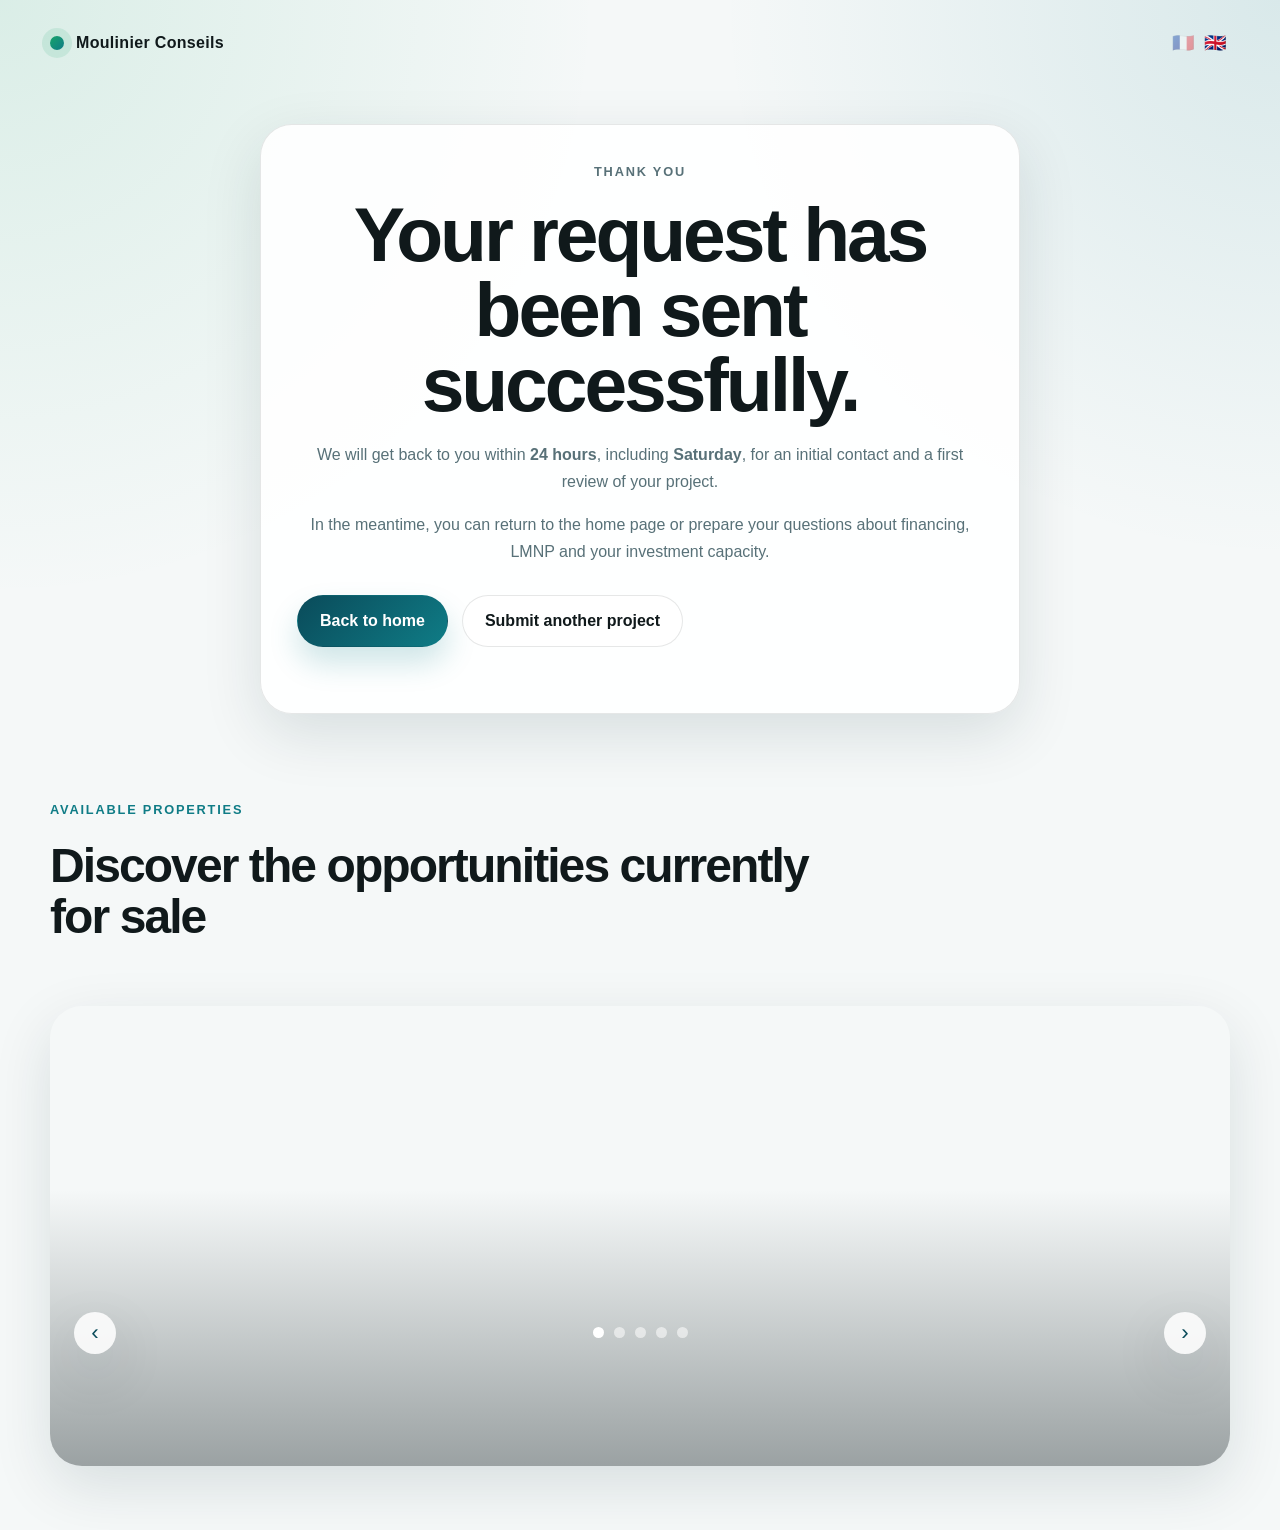
<file: merci-en.html>
<!doctype html>
<html lang="en">
  <head>
    <meta charset="UTF-8" />
    <meta name="viewport" content="width=device-width, initial-scale=1.0, viewport-fit=cover" />
    <title>Thank you | Moulinier Conseils</title>
    <meta
      name="description"
      content="Thank you for your request. Moulinier Conseils will get back to you within 24 hours, including Saturday, for an initial contact."
    />
    <meta name="robots" content="noindex,nofollow" />
    <link rel="canonical" href="https://www.moulinierconseils.com/merci-en.html" />
    <link rel="stylesheet" href="./styles.css" />

    <!-- Google Consent Mode v2 -->
    <script>
      window.dataLayer = window.dataLayer || [];
      function gtag(){dataLayer.push(arguments);}
      var _consent = localStorage.getItem('cookieConsent');
      gtag('consent', 'default', {
        'ad_storage':         _consent === 'true' ? 'granted' : 'denied',
        'analytics_storage':  _consent === 'true' ? 'granted' : 'denied',
        'ad_user_data':       _consent === 'true' ? 'granted' : 'denied',
        'ad_personalization': _consent === 'true' ? 'granted' : 'denied',
        'wait_for_update': 500
      });
    </script>
    <script async src="https://www.googletagmanager.com/gtag/js?id=G-Z4DKR0HVZM"></script>
    <script>
      gtag('js', new Date());
      gtag('config', 'G-Z4DKR0HVZM');
      gtag('config', 'AW-18111852112');
    </script>
  </head>
  <body>
    <div class="page-shell">
      <header class="site-header">
        <a class="brand" href="./index-en.html" aria-label="Moulinier Conseils">
          <span class="brand-mark"></span>
          <span>Moulinier Conseils</span>
        </a>
        <div class="header-actions">
          <div class="lang-switcher">
            <a href="./merci.html" class="lang-btn" title="Français">🇫🇷</a>
            <a href="./merci-en.html" class="lang-btn lang-btn--active" title="English">🇬🇧</a>
          </div>
        </div>
      </header>

      <main>
        <section class="section">
          <div class="thank-you-card">
            <p class="eyebrow">Thank you</p>
            <h1>Your request has been sent successfully.</h1>
            <p>
              We will get back to you within <strong>24 hours</strong>, including <strong>Saturday</strong>, for
              an initial contact and a first review of your project.
            </p>
            <p>
              In the meantime, you can return to the home page or prepare your questions about
              financing, LMNP and your investment capacity.
            </p>
            <div class="hero-actions">
              <a class="button button-primary" href="./index-en.html">Back to home</a>
              <a class="button button-secondary" href="./index-en.html#formulaire">Submit another project</a>
            </div>
          </div>
        </section>

        <section class="section">
          <div class="section-heading narrow">
            <p class="eyebrow">Available properties</p>
            <h2>Discover the opportunities currently for sale</h2>
          </div>
          <div class="hero-image-card carousel" aria-label="Examples of available developments">
            <div class="carousel-track">
              <article class="carousel-slide is-active">
                <img
                  src="/assets/carousel/ferney-t2-2.jpg"
                  width="1536"
                  height="1024"
                  alt="Example 2-bedroom property development in Ferney"
                />
                <div class="hero-badge">
                  <span class="badge-label">Available example</span>
                  <strong>2-bed in Ferney 311,500 EUR</strong>
                </div>
              </article>
              <article class="carousel-slide">
                <img
                  src="/assets/carousel/thoiry.jpg"
                  width="2714"
                  height="1256"
                  alt="Perspective of the new property development in Thoiry"
                />
                <div class="hero-badge">
                  <span class="badge-label">Available example</span>
                  <strong>2-bed in Thoiry 298,800 EUR</strong>
                </div>
              </article>
              <article class="carousel-slide">
                <img
                  src="/assets/carousel/annemasse.jpg"
                  width="1536"
                  height="1024"
                  alt="Example property development in Annemasse"
                />
                <div class="hero-badge">
                  <span class="badge-label">Available example</span>
                  <strong>3-bed in Annemasse 340,900 EUR</strong>
                </div>
              </article>
              <article class="carousel-slide">
                <img
                  src="/assets/carousel/annecy.jpg"
                  width="2902"
                  height="946"
                  alt="Example property development in Annecy"
                />
                <div class="hero-badge">
                  <span class="badge-label">Available example</span>
                  <strong>2-bed in Annecy 341,000 EUR</strong>
                </div>
              </article>
              <article class="carousel-slide">
                <img
                  src="/assets/carousel/ferney.jpg"
                  width="1536"
                  height="1024"
                  alt="Example property development in Ferney"
                />
                <div class="hero-badge">
                  <span class="badge-label">Still available</span>
                  <strong>2-bed with garden in Ferney 360,000 EUR</strong>
                </div>
              </article>
            </div>
            <div class="carousel-controls" aria-label="Carousel navigation">
              <button class="carousel-button" type="button" data-direction="prev" aria-label="View previous example">
                ‹
              </button>
              <div class="carousel-dots" role="tablist" aria-label="City selection">
                <button class="carousel-dot is-active" type="button" data-slide="0" aria-label="View Ferney 2-bed"></button>
                <button class="carousel-dot" type="button" data-slide="1" aria-label="View Thoiry"></button>
                <button class="carousel-dot" type="button" data-slide="2" aria-label="View Annemasse"></button>
                <button class="carousel-dot" type="button" data-slide="3" aria-label="View Annecy"></button>
                <button class="carousel-dot" type="button" data-slide="4" aria-label="View Ferney"></button>
              </div>
              <button class="carousel-button" type="button" data-direction="next" aria-label="View next example">
                ›
              </button>
            </div>
          </div>
        </section>
      </main>
    </div>
    <script src="./app.js"></script>
    <script>
      if (localStorage.getItem('cookieConsent') === 'true') {
        window.dataLayer = window.dataLayer || [];
        function gtag(){dataLayer.push(arguments);}
        var s = document.createElement('script');
        s.async = true;
        s.src = 'https://www.googletagmanager.com/gtag/js?id=G-Z4DKR0HVZM';
        s.onload = function() {
          gtag('js', new Date());
          gtag('config', 'G-Z4DKR0HVZM');
          gtag('config', 'AW-18111852112');
          gtag('event', 'conversion', {
            'send_to': 'AW-18111852112/uDkkCITJ568cENDcs7xD',
            'event_category': 'lead',
            'event_label': 'formulaire_simulation'
          });
        };
        document.head.appendChild(s);
      }
    </script>
  </body>
</html>
</file>
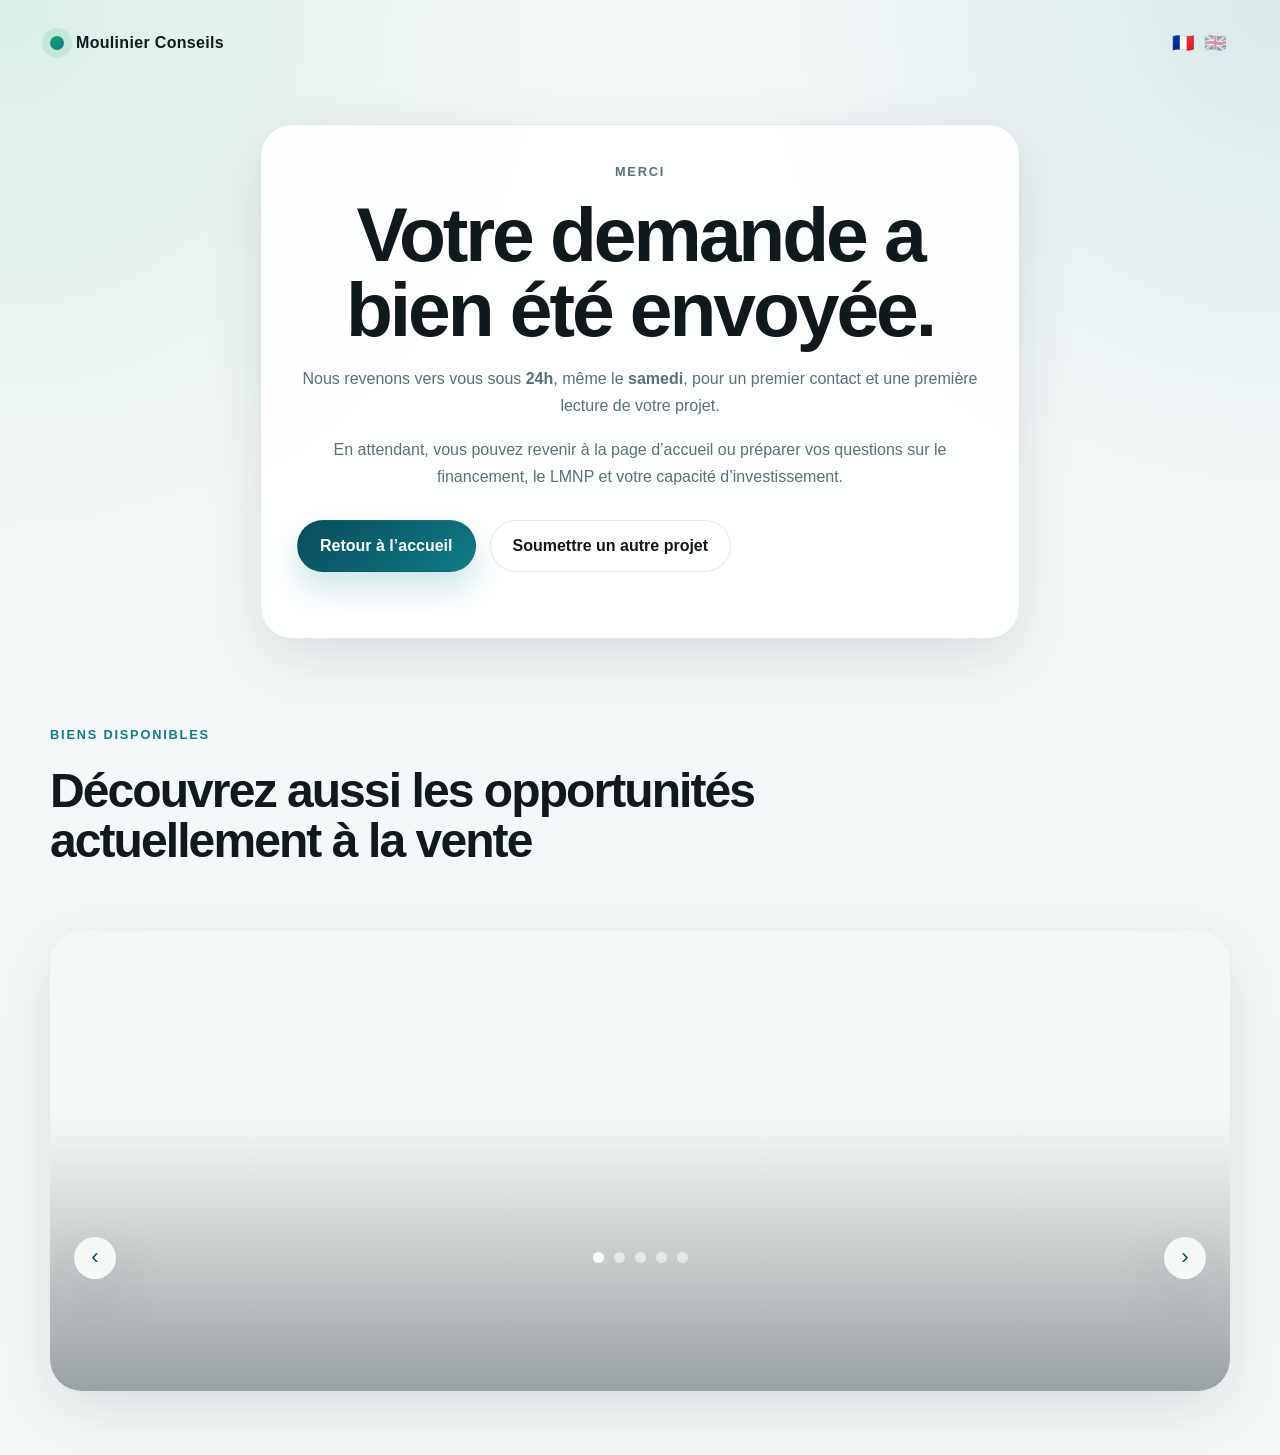
<file: merci.html>
<!doctype html>
<html lang="fr">
  <head>
    <meta charset="UTF-8" />
    <meta name="viewport" content="width=device-width, initial-scale=1.0, viewport-fit=cover" />
    <title>Merci | Moulinier Conseils</title>
    <meta
      name="description"
      content="Merci pour votre demande. Moulinier Conseils revient vers vous sous 24h, même le samedi, pour un premier contact."
    />
    <meta name="robots" content="noindex,nofollow" />
    <link rel="canonical" href="https://www.moulinierconseils.com/merci.html" />
    <link rel="stylesheet" href="./styles.css" />

    <!-- Google Consent Mode v2 -->
    <script>
      window.dataLayer = window.dataLayer || [];
      function gtag(){dataLayer.push(arguments);}
      var _consent = localStorage.getItem('cookieConsent');
      gtag('consent', 'default', {
        'ad_storage':         _consent === 'true' ? 'granted' : 'denied',
        'analytics_storage':  _consent === 'true' ? 'granted' : 'denied',
        'ad_user_data':       _consent === 'true' ? 'granted' : 'denied',
        'ad_personalization': _consent === 'true' ? 'granted' : 'denied',
        'wait_for_update': 500
      });
    </script>
    <script async src="https://www.googletagmanager.com/gtag/js?id=G-Z4DKR0HVZM"></script>
    <script>
      gtag('js', new Date());
      gtag('config', 'G-Z4DKR0HVZM');
      gtag('config', 'AW-18111852112');
    </script>
  </head>
  <body>
    <div class="page-shell">
      <header class="site-header">
        <a class="brand" href="./index.html" aria-label="Moulinier Conseils">
          <span class="brand-mark"></span>
          <span>Moulinier Conseils</span>
        </a>
        <div class="header-actions">
          <div class="lang-switcher">
            <a href="./merci.html" class="lang-btn lang-btn--active" title="Français">🇫🇷</a>
            <a href="./merci-en.html" class="lang-btn" title="English">🇬🇧</a>
          </div>
        </div>
      </header>

      <main>
        <section class="section">
          <div class="thank-you-card">
            <p class="eyebrow">Merci</p>
            <h1>Votre demande a bien été envoyée.</h1>
            <p>
              Nous revenons vers vous sous <strong>24h</strong>, même le <strong>samedi</strong>, pour
              un premier contact et une première lecture de votre projet.
            </p>
            <p>
              En attendant, vous pouvez revenir à la page d’accueil ou préparer vos questions sur le
              financement, le LMNP et votre capacité d’investissement.
            </p>
            <div class="hero-actions">
              <a class="button button-primary" href="./index.html">Retour à l’accueil</a>
              <a class="button button-secondary" href="./index.html#formulaire">Soumettre un autre projet</a>
            </div>
          </div>
        </section>

        <section class="section">
          <div class="section-heading narrow">
            <p class="eyebrow">Biens disponibles</p>
            <h2>Découvrez aussi les opportunités actuellement à la vente</h2>
          </div>
          <div class="hero-image-card carousel" aria-label="Exemples de programmes disponibles">
            <div class="carousel-track">
              <article class="carousel-slide is-active">
                <img
                  src="/assets/carousel/ferney-t2-2.jpg"
                  width="1536"
                  height="1024"
                  alt="Exemple de programme immobilier T2 à Ferney"
                />
                <div class="hero-badge">
                  <span class="badge-label">Exemple disponible</span>
                  <strong>T2 à Ferney 311'500EUR</strong>
                </div>
              </article>
              <article class="carousel-slide">
                <img
                  src="/assets/carousel/thoiry.jpg"
                  width="2714"
                  height="1256"
                  alt="Perspective du programme immobilier neuf à Thoiry"
                />
                <div class="hero-badge">
                  <span class="badge-label">Exemple disponible</span>
                  <strong>T2 à Thoiry 298'800EUR</strong>
                </div>
              </article>
              <article class="carousel-slide">
                <img
                  src="/assets/carousel/annemasse.jpg"
                  width="1536"
                  height="1024"
                  alt="Exemple de programme immobilier à Annemasse"
                />
                <div class="hero-badge">
                  <span class="badge-label">Exemple disponible</span>
                  <strong>T3 à Annemasse 340'900EUR</strong>
                </div>
              </article>
              <article class="carousel-slide">
                <img
                  src="/assets/carousel/annecy.jpg"
                  width="2902"
                  height="946"
                  alt="Exemple de programme immobilier à Annecy"
                />
                <div class="hero-badge">
                  <span class="badge-label">Exemple disponible</span>
                  <strong>T2 à Annecy 341'000EUR</strong>
                </div>
              </article>
              <article class="carousel-slide">
                <img
                  src="/assets/carousel/ferney.jpg"
                  width="1536"
                  height="1024"
                  alt="Exemple de programme immobilier à Ferney"
                />
                <div class="hero-badge">
                  <span class="badge-label">Encore disponible</span>
                  <strong>T2 Jardin à Ferney 360'000EUR</strong>
                </div>
              </article>
            </div>
            <div class="carousel-controls" aria-label="Navigation du carrousel">
              <button class="carousel-button" type="button" data-direction="prev" aria-label="Voir l'exemple précédent">
                ‹
              </button>
              <div class="carousel-dots" role="tablist" aria-label="Choix de ville">
                <button class="carousel-dot is-active" type="button" data-slide="0" aria-label="Voir Ferney T2"></button>
                <button class="carousel-dot" type="button" data-slide="1" aria-label="Voir Thoiry"></button>
                <button class="carousel-dot" type="button" data-slide="2" aria-label="Voir Annemasse"></button>
                <button class="carousel-dot" type="button" data-slide="3" aria-label="Voir Annecy"></button>
                <button class="carousel-dot" type="button" data-slide="4" aria-label="Voir Ferney"></button>
              </div>
              <button class="carousel-button" type="button" data-direction="next" aria-label="Voir l'exemple suivant">
                ›
              </button>
            </div>
          </div>
        </section>
      </main>
    </div>
    <script src="./app.js"></script>
    <script>
      if (localStorage.getItem('cookieConsent') === 'true') {
        window.dataLayer = window.dataLayer || [];
        function gtag(){dataLayer.push(arguments);}
        var s = document.createElement('script');
        s.async = true;
        s.src = 'https://www.googletagmanager.com/gtag/js?id=G-Z4DKR0HVZM';
        s.onload = function() {
          gtag('js', new Date());
          gtag('config', 'G-Z4DKR0HVZM');
          gtag('config', 'AW-18111852112');
          gtag('event', 'conversion', {
            'send_to': 'AW-18111852112/uDkkCITJ568cENDcs7xD',
            'event_category': 'lead',
            'event_label': 'formulaire_simulation'
          });
        };
        document.head.appendChild(s);
      }
    </script>
  </body>
</html>
</file>
<file: styles.css>
:root {
  --bg: #f5f8f8;
  --surface: rgba(255, 255, 255, 0.88);
  --surface-strong: #ffffff;
  --text: #10191b;
  --muted: #587178;
  --line: rgba(16, 25, 27, 0.1);
  --primary: #0f7c86;
  --primary-deep: #0a4b5a;
  --accent: #18a36b;
  --shadow: 0 20px 60px rgba(9, 43, 50, 0.12);
  --radius-xl: 32px;
  --radius-lg: 24px;
  --radius-md: 18px;
  --container: 1180px;
}

*,
*::before,
*::after {
  box-sizing: border-box;
}

html {
  scroll-behavior: smooth;
}

body {
  margin: 0;
  font-family: "Avenir Next", "Avenir", "Helvetica Neue", sans-serif;
  color: var(--text);
  background:
    radial-gradient(circle at top left, rgba(24, 163, 107, 0.12), transparent 30%),
    radial-gradient(circle at top right, rgba(15, 124, 134, 0.12), transparent 28%),
    var(--bg);
}

img {
  display: block;
  max-width: 100%;
}

a {
  color: inherit;
  text-decoration: none;
}

button,
input,
select,
textarea {
  font: inherit;
}

.page-shell {
  padding: 20px;
}

.site-header,
.section,
.final-cta-card {
  width: min(100%, var(--container));
  margin: 0 auto;
}

.site-header {
  display: flex;
  align-items: center;
  justify-content: space-between;
  gap: 16px;
  padding: 10px 0 24px;
}

.header-actions {
  display: flex;
  align-items: center;
  gap: 12px;
}

.lang-switcher {
  display: flex;
  align-items: center;
  gap: 2px;
}

.lang-btn {
  font-size: 18px;
  line-height: 1;
  opacity: 0.4;
  transition: opacity 0.2s;
  padding: 4px;
  border-radius: 4px;
}

.lang-btn:hover,
.lang-btn--active {
  opacity: 1;
}

.brand {
  display: inline-flex;
  align-items: center;
  gap: 12px;
  font-weight: 700;
  letter-spacing: 0.02em;
}

.brand-mark {
  width: 14px;
  height: 14px;
  border-radius: 999px;
  background: linear-gradient(135deg, var(--accent), var(--primary));
  box-shadow: 0 0 0 8px rgba(24, 163, 107, 0.12);
}

.header-cta,
.button {
  display: inline-flex;
  align-items: center;
  justify-content: center;
  min-height: 52px;
  padding: 0 22px;
  border-radius: 999px;
  border: 1px solid transparent;
  font-weight: 700;
  transition:
    transform 180ms ease,
    box-shadow 180ms ease,
    background-color 180ms ease,
    border-color 180ms ease;
}

.header-cta,
.button-primary {
  color: #fff;
  background: linear-gradient(135deg, var(--primary-deep), var(--primary));
  box-shadow: 0 16px 30px rgba(15, 124, 134, 0.2);
}

.header-cta--secondary {
  background: transparent;
  color: var(--primary) !important;
  border-color: var(--primary) !important;
  box-shadow: none !important;
}

.button-secondary {
  background: rgba(255, 255, 255, 0.78);
  border-color: var(--line);
}

.button:hover,
.header-cta:hover {
  transform: translateY(-1px);
}

.menu-toggle {
  display: inline-flex;
  flex-direction: column;
  justify-content: center;
  gap: 4px;
  width: 52px;
  height: 52px;
  padding: 0;
  border: 1px solid var(--line);
  border-radius: 999px;
  background: rgba(255, 255, 255, 0.78);
  cursor: pointer;
}

.menu-toggle span {
  width: 18px;
  height: 2px;
  margin: 0 auto;
  border-radius: 999px;
  background: var(--primary-deep);
  transition:
    transform 180ms ease,
    opacity 180ms ease;
}

.menu-toggle[aria-expanded="true"] span:nth-child(1) {
  transform: translateY(6px) rotate(45deg);
}

.menu-toggle[aria-expanded="true"] span:nth-child(2) {
  opacity: 0;
}

.menu-toggle[aria-expanded="true"] span:nth-child(3) {
  transform: translateY(-6px) rotate(-45deg);
}

.site-menu {
  width: min(100%, var(--container));
  margin: 0 auto 10px;
  display: none;
  grid-template-columns: repeat(4, minmax(0, 1fr));
  gap: 12px;
}

.site-menu.is-open {
  display: grid;
}

.site-menu a {
  padding: 14px 16px;
  border-radius: var(--radius-md);
  background: var(--surface);
  border: 1px solid var(--line);
  box-shadow: var(--shadow);
  font-weight: 700;
  text-align: center;
}

.button-block {
  width: 100%;
}

.submit-button {
  position: relative;
  gap: 10px;
}

.button-loading {
  display: none;
  align-items: center;
  gap: 10px;
}

.submit-button.is-loading .button-label {
  display: none;
}

.submit-button.is-loading .button-loading {
  display: inline-flex;
}

.submit-button:disabled {
  cursor: wait;
  opacity: 0.88;
  transform: none;
}

.spinner {
  width: 16px;
  height: 16px;
  border: 2px solid rgba(255, 255, 255, 0.35);
  border-top-color: #ffffff;
  border-radius: 999px;
  animation: spin 0.8s linear infinite;
}

@keyframes spin {
  to {
    transform: rotate(360deg);
  }
}

.section {
  padding: 44px 0;
}

.hero {
  display: grid;
  grid-template-columns: minmax(0, 1.05fr) minmax(300px, 0.95fr);
  gap: 36px;
  align-items: center;
  padding-top: 20px;
}

.eyebrow,
.kicker,
.badge-label {
  margin: 0 0 14px;
  font-size: 0.8rem;
  font-weight: 800;
  letter-spacing: 0.14em;
  text-transform: uppercase;
  color: var(--primary);
}

h1,
h2,
h3,
p {
  margin-top: 0;
}

h1 {
  margin-bottom: 18px;
  font-size: clamp(2.8rem, 6vw, 4.8rem);
  line-height: 0.98;
  letter-spacing: -0.04em;
  max-width: 11ch;
}

.hero-subtitle,
.example-lead,
.form-copy p,
.final-cta-card p,
.hero-side-card p {
  font-size: 1.05rem;
  line-height: 1.7;
  color: var(--muted);
}

.hero-actions {
  display: flex;
  flex-wrap: wrap;
  gap: 14px;
  margin: 30px 0;
}

.hero-points,
.example-stats,
.benefit-grid,
.trust-grid,
.pillar-grid,
.lmnp-grid,
.lmnp-stats {
  display: grid;
  gap: 16px;
}

.hero-points {
  grid-template-columns: repeat(3, minmax(0, 1fr));
}

.point-card,
.pillar-card,
.stat-card,
.benefit-card,
.trust-item,
.hero-side-card,
.highlight-panel,
.lmnp-card,
.about-card,
.lead-form,
.final-cta-card {
  background: var(--surface);
  backdrop-filter: blur(16px);
  border: 1px solid var(--line);
  border-radius: var(--radius-lg);
  box-shadow: var(--shadow);
}

.point-card,
.pillar-card,
.stat-card,
.benefit-card,
.trust-item {
  padding: 20px;
}

.point-card strong,
.stat-card strong {
  display: block;
  margin-bottom: 8px;
  font-size: 1.08rem;
}

.point-card span,
.stat-card span,
.pillar-card p,
.benefit-card p,
.hero-side-card p,
.highlight-panel p,
.trust-item,
.form-note,
.mini-proof span {
  color: var(--muted);
}

.hero-visual {
  display: grid;
  gap: 16px;
}

.hero-image-card {
  position: relative;
  overflow: hidden;
  min-height: 460px;
  border-radius: var(--radius-xl);
  box-shadow: var(--shadow);
}

.hero-image-card::after {
  content: "";
  position: absolute;
  inset: 0;
  background: linear-gradient(180deg, transparent 40%, rgba(8, 21, 24, 0.38));
}

.hero-image-card img {
  width: 100%;
  height: 100%;
  object-fit: cover;
}

.carousel-track {
  position: relative;
  width: 100%;
  height: 100%;
}

.carousel-slide {
  position: absolute;
  inset: 0;
  opacity: 0;
  pointer-events: none;
  transition: opacity 220ms ease;
}

.carousel-slide.is-active {
  opacity: 1;
  pointer-events: auto;
}

.carousel-slide img {
  width: 100%;
  height: 100%;
  object-fit: cover;
}

.hero-badge {
  position: absolute;
  left: 24px;
  right: 24px;
  bottom: 24px;
  z-index: 1;
  padding: 18px 20px;
  border-radius: 20px;
  background: rgba(255, 255, 255, 0.92);
  border: 1px solid rgba(255, 255, 255, 0.55);
}

.carousel-controls {
  position: absolute;
  left: 24px;
  right: 24px;
  bottom: 112px;
  z-index: 1;
  display: flex;
  align-items: center;
  justify-content: space-between;
}

.carousel-button,
.carousel-dot {
  border: 0;
  cursor: pointer;
}

.carousel-button {
  width: 42px;
  height: 42px;
  border-radius: 999px;
  background: rgba(255, 255, 255, 0.86);
  color: var(--primary-deep);
  font-size: 1.4rem;
  line-height: 1;
  box-shadow: var(--shadow);
}

.carousel-dots {
  display: flex;
  align-items: center;
  gap: 10px;
}

.carousel-dot {
  width: 11px;
  height: 11px;
  padding: 0;
  border-radius: 999px;
  background: rgba(255, 255, 255, 0.55);
}

.carousel-dot.is-active {
  background: #ffffff;
}

.carousel-cta {
  display: block;
  width: 100%;
  margin-top: 10px;
  padding: 9px 14px;
  background: var(--primary-deep);
  color: #fff;
  border: none;
  border-radius: 10px;
  font-size: 0.85rem;
  font-weight: 600;
  cursor: pointer;
  letter-spacing: 0.01em;
}
.carousel-cta:hover { opacity: 0.88; }

/* Quick modal */
.quick-modal {
  position: fixed;
  inset: 0;
  z-index: 10000;
  display: flex;
  align-items: center;
  justify-content: center;
  padding: 1rem;
}
.quick-modal[hidden] { display: none; }

.quick-modal-backdrop {
  position: absolute;
  inset: 0;
  background: rgba(0,0,0,0.48);
}
.quick-modal-card {
  position: relative;
  z-index: 1;
  background: #fff;
  border-radius: 20px;
  padding: 2rem;
  width: 100%;
  max-width: 420px;
  box-shadow: 0 24px 64px rgba(0,0,0,0.18);
}
.quick-modal-close {
  position: absolute;
  top: 14px;
  right: 14px;
  width: 32px;
  height: 32px;
  border: none;
  background: #f0f0ec;
  border-radius: 999px;
  font-size: 1.1rem;
  cursor: pointer;
  color: var(--text);
  line-height: 1;
}
.quick-modal-card h3 {
  font-size: 1.2rem;
  margin: 0.2rem 0 1.25rem;
  letter-spacing: -0.02em;
}
.quick-modal-card label {
  display: flex;
  flex-direction: column;
  gap: 6px;
  margin-bottom: 1rem;
  font-size: 0.875rem;
  font-weight: 600;
}
.quick-modal-card input {
  padding: 12px 14px;
  border: 1.5px solid #e0e0d8;
  border-radius: 10px;
  font-size: 1rem;
  width: 100%;
  box-sizing: border-box;
}
.quick-form-note {
  font-size: 0.78rem;
  color: #8a8a82;
  text-align: center;
  margin-top: 0.75rem;
  margin-bottom: 0;
}
.quick-form-success {
  text-align: center;
  padding: 1rem 0 0.5rem;
  color: var(--primary-deep);
  font-weight: 600;
}

.hero-side-card,
.highlight-panel,
.final-cta-card {
  padding: 26px;
}

.section-heading {
  display: grid;
  gap: 10px;
  margin-bottom: 24px;
}

.section-heading.narrow {
  max-width: 760px;
}

.section-heading h2,
.hero-side-card h2,
.highlight-panel h3,
.form-copy h2,
.final-cta-card h2 {
  font-size: clamp(2rem, 4vw, 3rem);
  line-height: 1.05;
  letter-spacing: -0.04em;
}

.pillar-grid,
.benefit-grid,
.trust-grid {
  grid-template-columns: repeat(3, minmax(0, 1fr));
}

.benefit-grid {
  grid-template-columns: repeat(4, minmax(0, 1fr));
}

.trust-grid {
  grid-template-columns: repeat(4, minmax(0, 1fr));
}

.pillar-number {
  display: inline-flex;
  margin-bottom: 16px;
  padding: 8px 12px;
  border-radius: 999px;
  background: rgba(15, 124, 134, 0.08);
  color: var(--primary);
  font-weight: 800;
}

.section-example {
  display: grid;
  grid-template-columns: minmax(0, 1.05fr) minmax(300px, 0.95fr);
  gap: 24px;
  align-items: stretch;
}

.section-lmnp .lmnp-grid {
  grid-template-columns: minmax(0, 1.08fr) minmax(300px, 0.92fr);
}

.lmnp-card {
  padding: 26px;
}

.lmnp-highlight {
  margin: 22px 0;
  padding: 18px 20px;
  border-radius: var(--radius-md);
  background: rgba(15, 124, 134, 0.08);
  border: 1px solid rgba(15, 124, 134, 0.14);
}

.lmnp-highlight strong {
  display: block;
  margin-bottom: 8px;
  font-size: 1.02rem;
}

.lmnp-highlight p {
  margin: 0;
  color: var(--text);
  line-height: 1.65;
}

.lmnp-stats {
  grid-template-columns: repeat(2, minmax(0, 1fr));
  margin: 24px 0;
}

.lmnp-note {
  margin: 0;
  font-size: 0.94rem;
  line-height: 1.6;
  color: var(--muted);
}

.about-layout {
  display: grid;
  grid-template-columns: minmax(280px, 0.86fr) minmax(0, 1.14fr);
  gap: 24px;
  align-items: stretch;
}

.about-portraits {
  display: grid;
  grid-template-columns: repeat(2, minmax(0, 1fr));
  gap: 16px;
}

.portrait-card,
.about-card {
  margin: 0;
  padding: 26px;
  background: var(--surface);
  backdrop-filter: blur(16px);
  border: 1px solid var(--line);
  border-radius: var(--radius-lg);
  box-shadow: var(--shadow);
}

.portrait-card {
  display: flex;
  flex-direction: column;
  height: 100%;
}

.portrait-card img {
  width: 100%;
  height: 420px;
  object-fit: cover;
  border-radius: var(--radius-md);
  filter: grayscale(1);
}

.portrait-card figcaption {
  display: grid;
  gap: 8px;
  padding-top: 16px;
}

.portrait-card strong {
  font-size: 1.04rem;
}

.portrait-card span {
  color: var(--muted);
  line-height: 1.6;
}

.portrait-phone {
  display: inline-flex;
  align-items: center;
  justify-content: center;
  width: fit-content;
  min-height: 42px;
  padding: 0 14px;
  margin-top: 4px;
  border-radius: 999px;
  background: rgba(15, 124, 134, 0.08);
  border: 1px solid rgba(15, 124, 134, 0.14);
  font-weight: 700;
}

.thank-you-card {
  width: min(100%, 760px);
  margin: 0 auto;
  padding: 36px;
  background: var(--surface);
  border: 1px solid var(--line);
  border-radius: var(--radius-xl);
  box-shadow: var(--shadow);
  text-align: center;
}

.thank-you-card h1 {
  max-width: none;
  margin-left: auto;
  margin-right: auto;
  text-align: center;
}

.thank-you-card p {
  color: var(--muted);
  line-height: 1.7;
}

.about-card p {
  color: var(--muted);
  line-height: 1.7;
}

.example-stats {
  grid-template-columns: repeat(2, minmax(0, 1fr));
  margin: 28px 0;
}

.check-list {
  display: grid;
  gap: 12px;
  padding: 0;
  margin: 0;
  list-style: none;
}

.check-list li {
  position: relative;
  padding-left: 28px;
  color: var(--muted);
}

.check-list li::before {
  content: "";
  position: absolute;
  left: 0;
  top: 7px;
  width: 14px;
  height: 14px;
  border-radius: 999px;
  background: linear-gradient(135deg, var(--accent), var(--primary));
}

.section-form .form-wrap {
  display: grid;
  grid-template-columns: minmax(0, 0.95fr) minmax(320px, 1.05fr);
  gap: 24px;
  align-items: start;
}

.mini-proof {
  display: flex;
  flex-wrap: wrap;
  gap: 12px;
  margin-top: 22px;
}

.mini-proof span {
  padding: 10px 14px;
  border-radius: 999px;
  background: rgba(255, 255, 255, 0.7);
  border: 1px solid var(--line);
}

.lead-form {
  display: grid;
  gap: 16px;
  padding: 28px;
}

.lead-form label {
  display: grid;
  gap: 8px;
  font-weight: 700;
}

.lead-form input,
.lead-form select,
.lead-form textarea {
  width: 100%;
  min-height: 54px;
  padding: 0 16px;
  border-radius: 14px;
  border: 1px solid rgba(16, 25, 27, 0.14);
  background: var(--surface-strong);
  outline: none;
}

.lead-form input:focus,
.lead-form select:focus,
.lead-form textarea:focus {
  border-color: rgba(15, 124, 134, 0.55);
  box-shadow: 0 0 0 4px rgba(15, 124, 134, 0.12);
}

.form-note,
.form-success {
  margin: 0;
  font-size: 0.92rem;
  line-height: 1.6;
}

.form-success {
  min-height: 1.6em;
  color: var(--accent);
  font-weight: 700;
}

.section-final-cta {
  padding-bottom: 70px;
}

.final-cta-card {
  text-align: center;
}

@media (max-width: 1080px) {
  .hero,
  .section-lmnp .lmnp-grid,
  .about-layout,
  .section-example,
  .section-form .form-wrap {
    grid-template-columns: 1fr;
  }

  .hero-points,
  .about-portraits,
  .pillar-grid,
  .benefit-grid,
  .trust-grid,
  .site-menu {
    grid-template-columns: repeat(2, minmax(0, 1fr));
  }
}

@media (max-width: 720px) {
  .page-shell {
    padding: 14px;
  }

  .site-header {
    padding-bottom: 12px;
  }

  .section {
    padding: 32px 0;
  }

  .hero {
    gap: 22px;
  }

  h1 {
    max-width: none;
    font-size: clamp(2.3rem, 10vw, 3.4rem);
  }

  .hero-points,
  .pillar-grid,
  .benefit-grid,
  .trust-grid,
  .example-stats,
  .site-menu,
  .lmnp-stats {
    grid-template-columns: 1fr;
  }

  .hero-image-card {
    min-height: 320px;
  }

  .hero-actions {
    flex-direction: column;
  }

  .button,
  .button-secondary,
  .button-primary {
    width: 100%;
  }

  .lead-form,
  .lmnp-card,
  .portrait-card,
  .about-card,
  .thank-you-card,
  .hero-side-card,
  .highlight-panel,
  .final-cta-card {
    padding: 22px;
  }
}

@media (prefers-reduced-motion: reduce) {
  html {
    scroll-behavior: auto;
  }

  .button,
  .header-cta {
    transition: none;
  }
}
</file>
